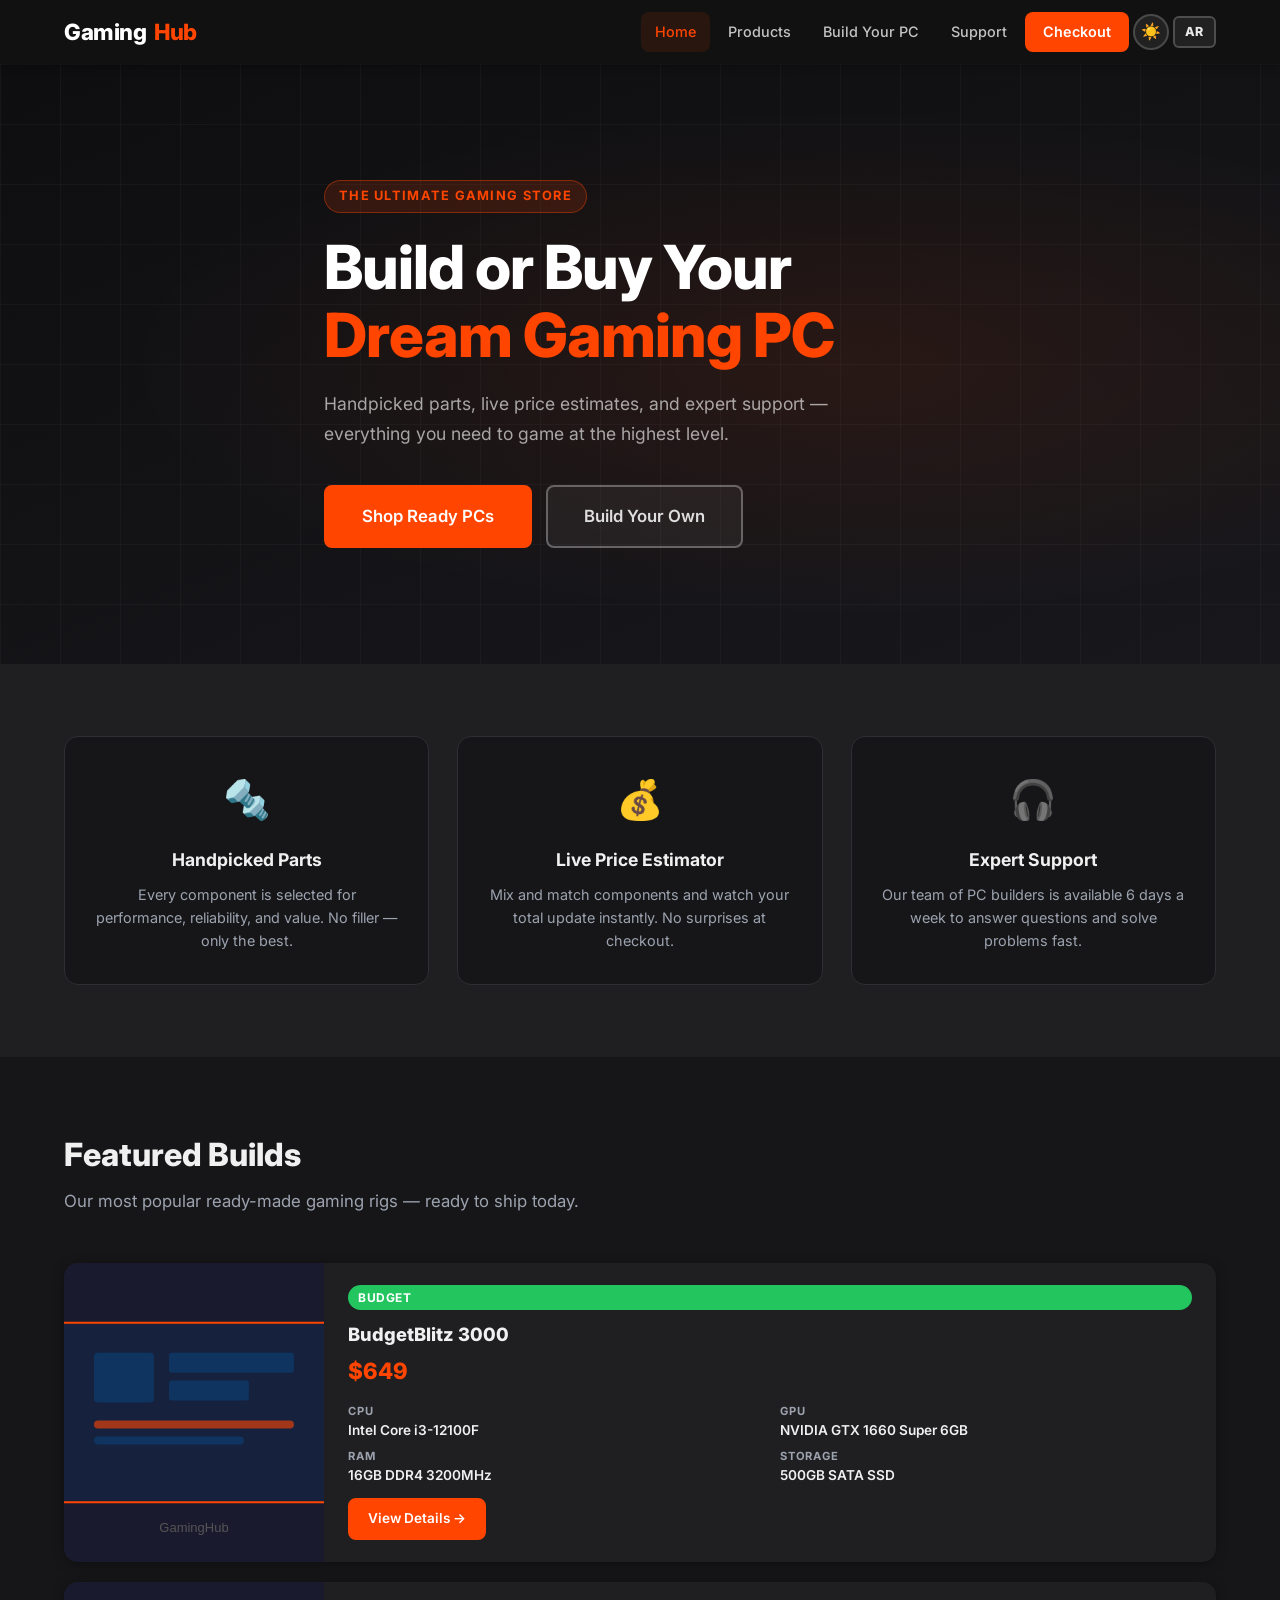
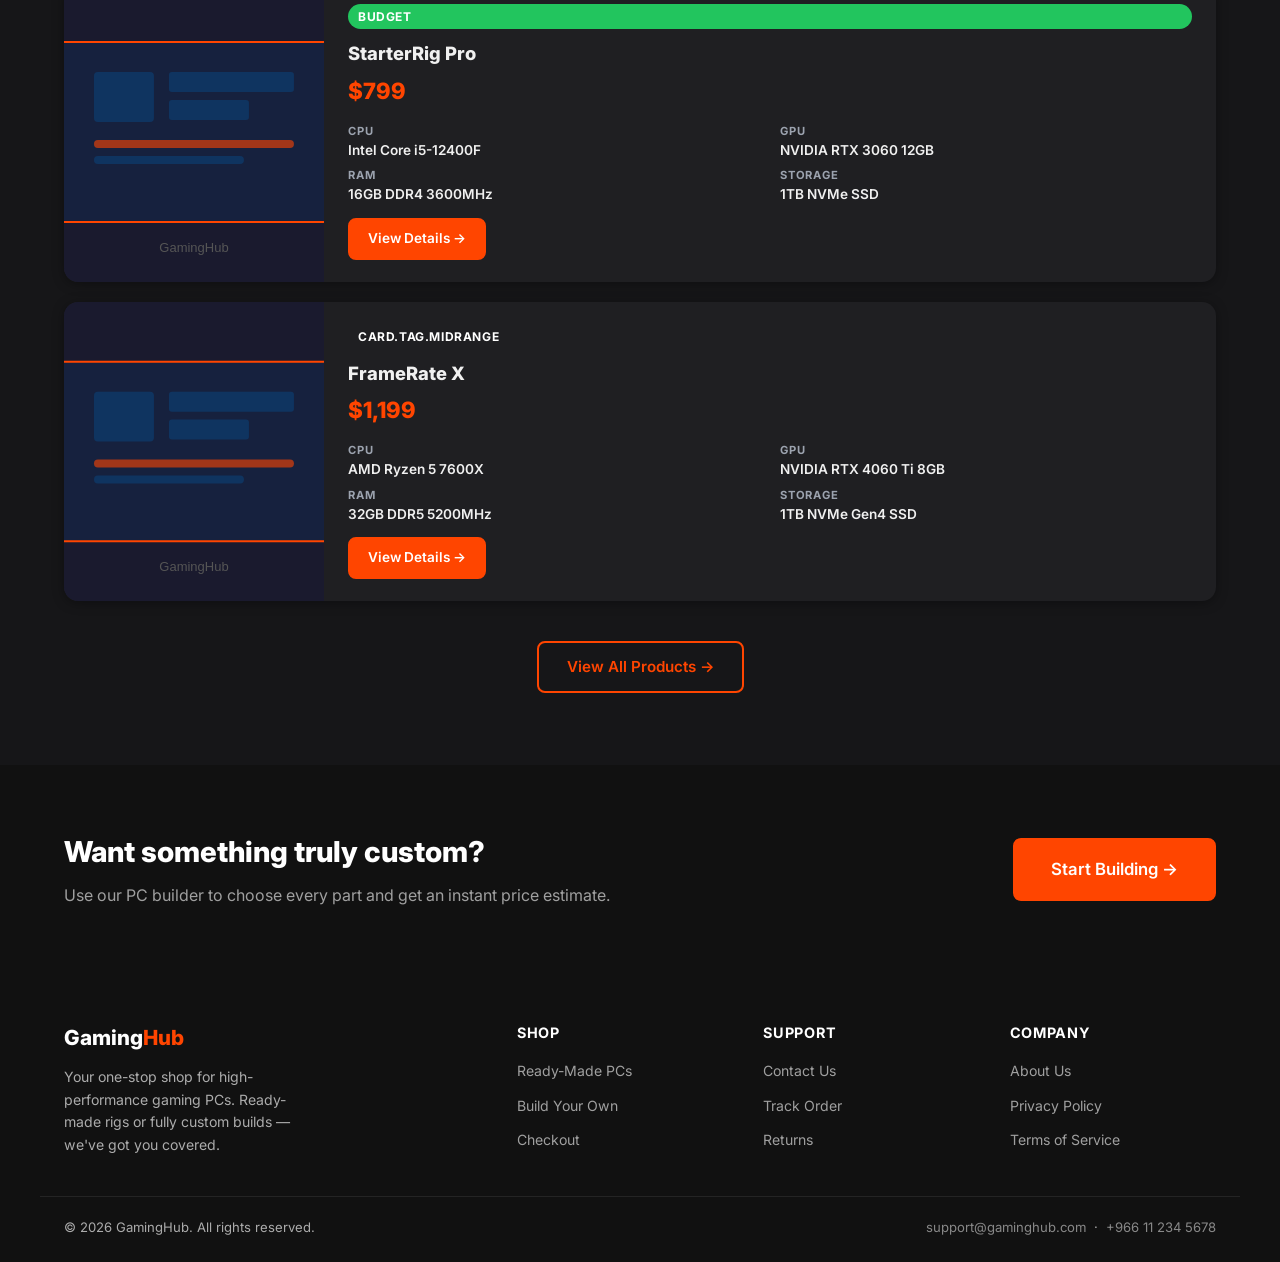
<file: index.html>
<!DOCTYPE html>
<html lang="en">
<head>
  <meta charset="UTF-8" />
  <meta name="viewport" content="width=device-width, initial-scale=1.0" />
  <title>GamingHub — Build or Buy Your Dream PC</title>
  <script>
    document.documentElement.setAttribute('data-theme', localStorage.getItem('gh-theme') || 'dark');
    const _l = localStorage.getItem('gh-lang') || 'en';
    document.documentElement.setAttribute('lang', _l);
    document.documentElement.setAttribute('dir', _l === 'ar' ? 'rtl' : 'ltr');
  </script>
  <link rel="stylesheet" href="css/style.css" />
  <link rel="stylesheet" href="css/nav.css" />
  <link rel="stylesheet" href="css/home.css" />
  <link rel="stylesheet" href="css/products.css" />
</head>
<body>

  <div id="navbar-placeholder"></div>

  <main>
    <!-- Hero -->
    <section class="hero">
      <div class="hero__overlay"></div>
      <div class="container hero__content">
        <span class="hero__label" data-i18n="home.label">The Ultimate Gaming Store</span>
        <h1 class="hero__title" data-i18n="home.title">Build or Buy Your<br><span class="hero__accent">Dream Gaming PC</span></h1>
        <p class="hero__sub" data-i18n="home.sub">Handpicked parts, live price estimates, and expert support — everything you need to game at the highest level.</p>
        <div class="hero__ctas">
          <a href="products.html" class="btn btn-primary btn-lg" data-i18n="home.cta.shop">Shop Ready PCs</a>
          <a href="build.html" class="btn btn-secondary btn-lg" data-i18n="home.cta.build">Build Your Own</a>
        </div>
      </div>
    </section>

    <!-- Features -->
    <section class="section section--alt">
      <div class="container">
        <div class="features-grid">
          <div class="feature-card">
            <div class="feature-icon">🔩</div>
            <h3 data-i18n="home.f1.title">Handpicked Parts</h3>
            <p data-i18n="home.f1.text">Every component is selected for performance, reliability, and value. No filler — only the best.</p>
          </div>
          <div class="feature-card">
            <div class="feature-icon">💰</div>
            <h3 data-i18n="home.f2.title">Live Price Estimator</h3>
            <p data-i18n="home.f2.text">Mix and match components and watch your total update instantly. No surprises at checkout.</p>
          </div>
          <div class="feature-card">
            <div class="feature-icon">🎧</div>
            <h3 data-i18n="home.f3.title">Expert Support</h3>
            <p data-i18n="home.f3.text">Our team of PC builders is available 6 days a week to answer questions and solve problems fast.</p>
          </div>
        </div>
      </div>
    </section>

    <!-- Featured Products -->
    <section class="section">
      <div class="container">
        <h2 class="section-title" data-i18n="home.featured.title">Featured Builds</h2>
        <p class="section-subtitle" data-i18n="home.featured.subtitle">Our most popular ready-made gaming rigs — ready to ship today.</p>
        <div class="product-grid" id="featured-products"></div>
        <div class="featured-cta">
          <a href="products.html" class="btn btn-outline-accent" data-i18n="home.featured.all">View All Products →</a>
        </div>
      </div>
    </section>

    <!-- CTA Banner -->
    <section class="section cta-banner">
      <div class="container cta-banner__inner">
        <div>
          <h2 data-i18n="home.cta.custom">Want something truly custom?</h2>
          <p data-i18n="home.cta.custom.sub">Use our PC builder to choose every part and get an instant price estimate.</p>
        </div>
        <a href="build.html" class="btn btn-primary btn-lg" data-i18n="home.cta.start">Start Building →</a>
      </div>
    </section>
  </main>

  <div id="footer-placeholder"></div>

  <script src="js/i18n.js"></script>
  <script src="js/products.js"></script>
  <script src="js/nav.js"></script>
  <script>
    function renderFeatured() {
      const featuredEl = document.getElementById('featured-products');
      if (!featuredEl || typeof PRODUCTS === 'undefined') return;
      featuredEl.innerHTML = PRODUCTS.slice(0, 3).map(buildFeaturedCard).join('');
    }

    renderFeatured();

    // Re-render when language changes
    window.onLangChange(function() {
      renderFeatured();
    });
  </script>
</body>
</html>
</file>
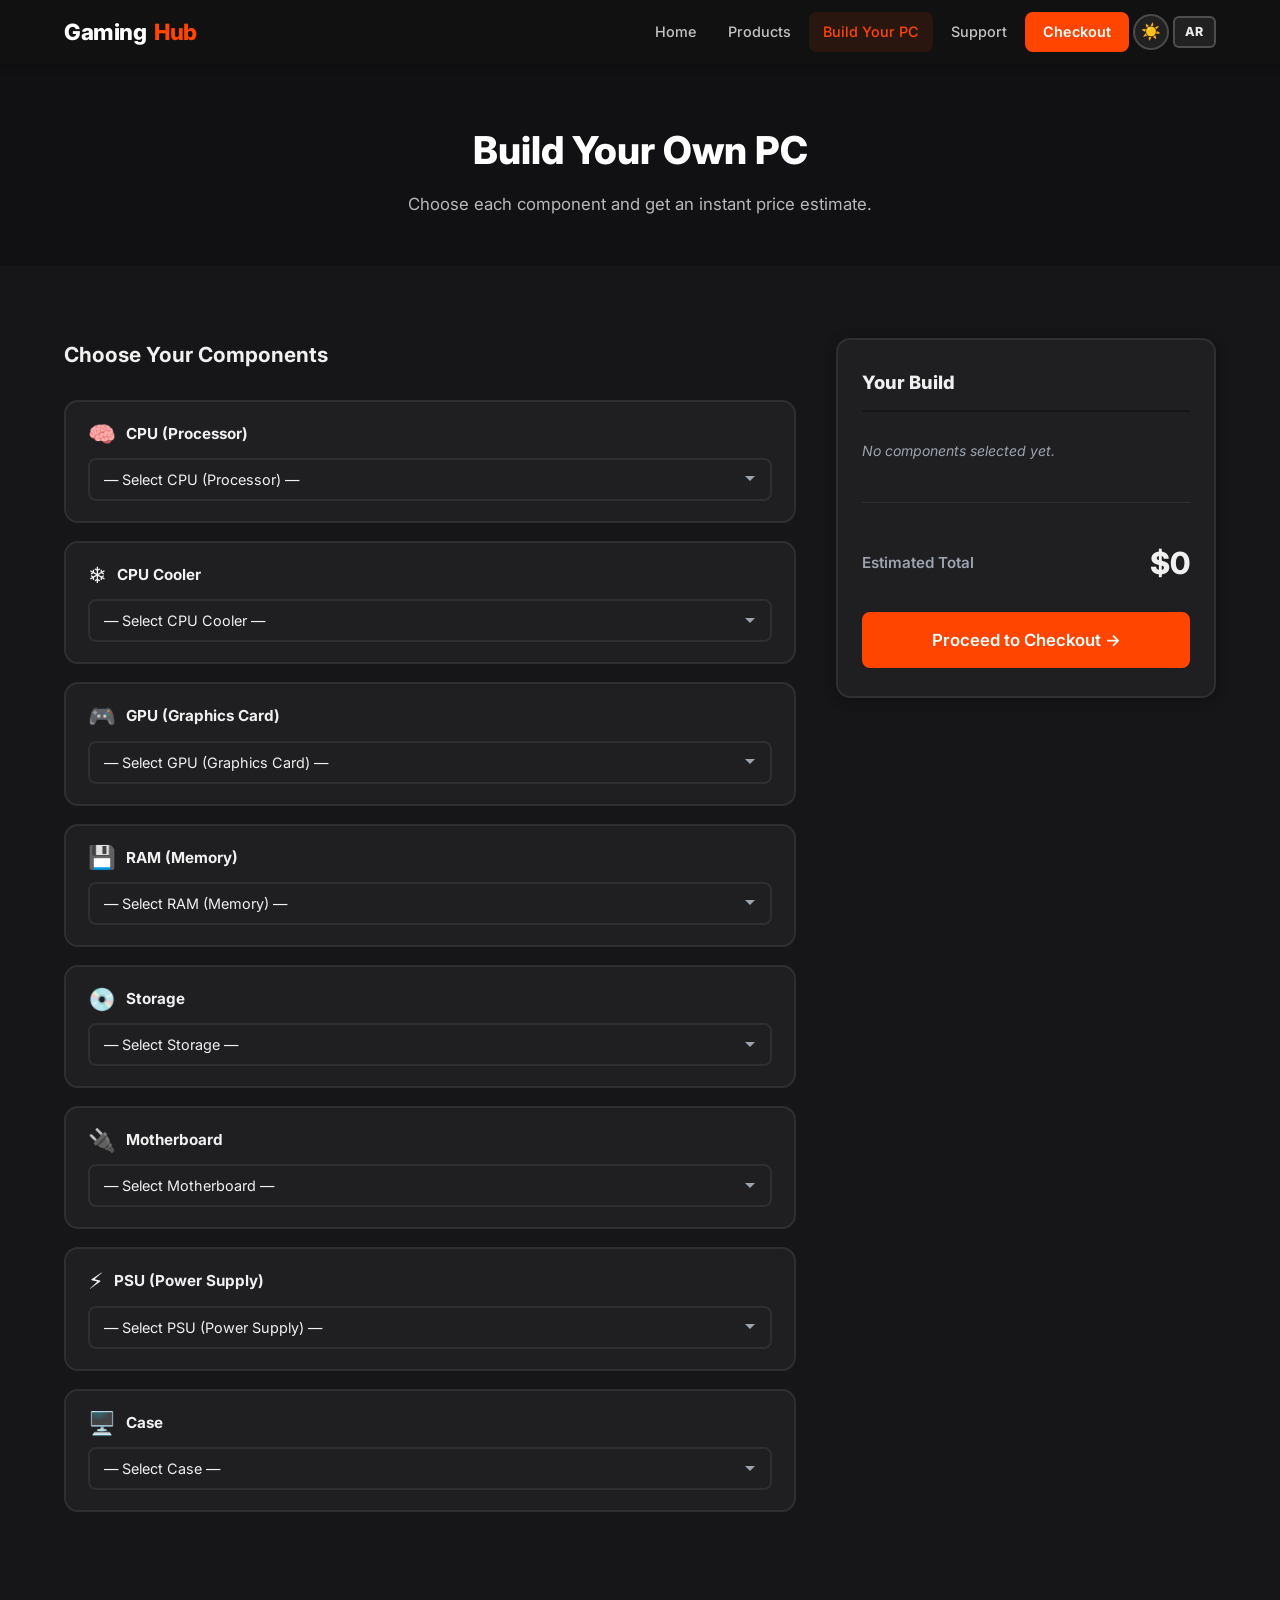
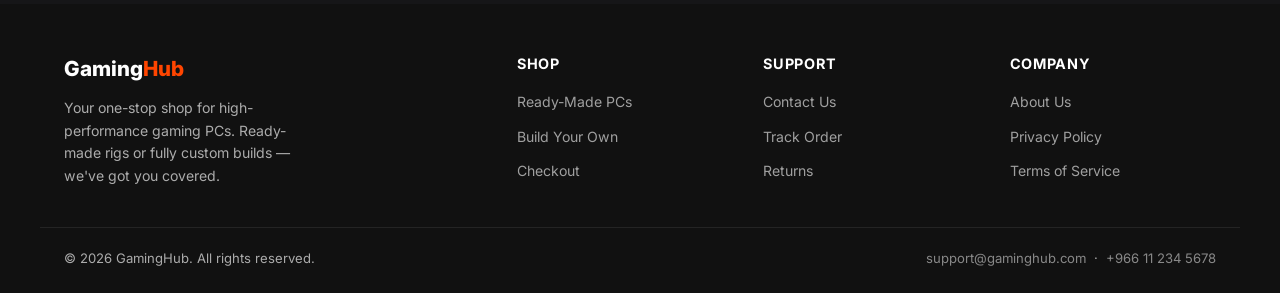
<file: build.html>
<!DOCTYPE html>
<html lang="en">
<head>
  <meta charset="UTF-8" />
  <meta name="viewport" content="width=device-width, initial-scale=1.0" />
  <title>GamingHub — Build Your Own PC</title>
  <script>
    document.documentElement.setAttribute('data-theme', localStorage.getItem('gh-theme') || 'dark');
    const _l = localStorage.getItem('gh-lang') || 'en';
    document.documentElement.setAttribute('lang', _l);
    document.documentElement.setAttribute('dir', _l === 'ar' ? 'rtl' : 'ltr');
  </script>
  <link rel="stylesheet" href="css/style.css" />
  <link rel="stylesheet" href="css/nav.css" />
  <link rel="stylesheet" href="css/build.css" />
</head>
<body>

  <div id="navbar-placeholder"></div>

  <main>
    <div class="page-header">
      <div class="container">
        <h1 data-i18n="build.h1">Build Your Own PC</h1>
        <p data-i18n="build.sub">Choose each component and get an instant price estimate.</p>
      </div>
    </div>

    <section class="section">
      <div class="container build-layout">

        <!-- Left: Component Pickers -->
        <div class="build-pickers">
          <h2 class="build-section-title" data-i18n="build.choose">Choose Your Components</h2>
          <div id="component-pickers"><!-- populated by JS --></div>

          <!-- Compatibility Panel (shown after selections) -->
          <div class="compat-panel" id="compat-panel"></div>
        </div>

        <!-- Right: Summary & Price -->
        <div class="build-sidebar">
          <div class="build-summary-card">
            <h3 class="summary-heading" data-i18n="build.your">Your Build</h3>
            <ul class="summary-list" id="summary-list">
              <li class="summary-empty">No components selected yet.</li>
            </ul>
            <hr class="divider" />
            <div class="summary-total">
              <span data-i18n="build.total">Estimated Total</span>
              <strong id="total-price">$0</strong>
            </div>
            <button class="btn btn-primary btn-lg" id="checkout-btn" style="width:100%;margin-top:20px" data-i18n="build.checkout">
              Proceed to Checkout →
            </button>
            <div class="missing-panel hidden" id="missing-panel"></div>
          </div>
        </div>

      </div>
    </section>
  </main>

  <div id="footer-placeholder"></div>

  <script src="js/i18n.js"></script>
  <script src="js/build.js"></script>
  <script src="js/nav.js"></script>
  <script>
    // Re-render build summary text when language changes
    window.onLangChange(function() {
      updateSummary();
    });
  </script>
</body>
</html>
</file>
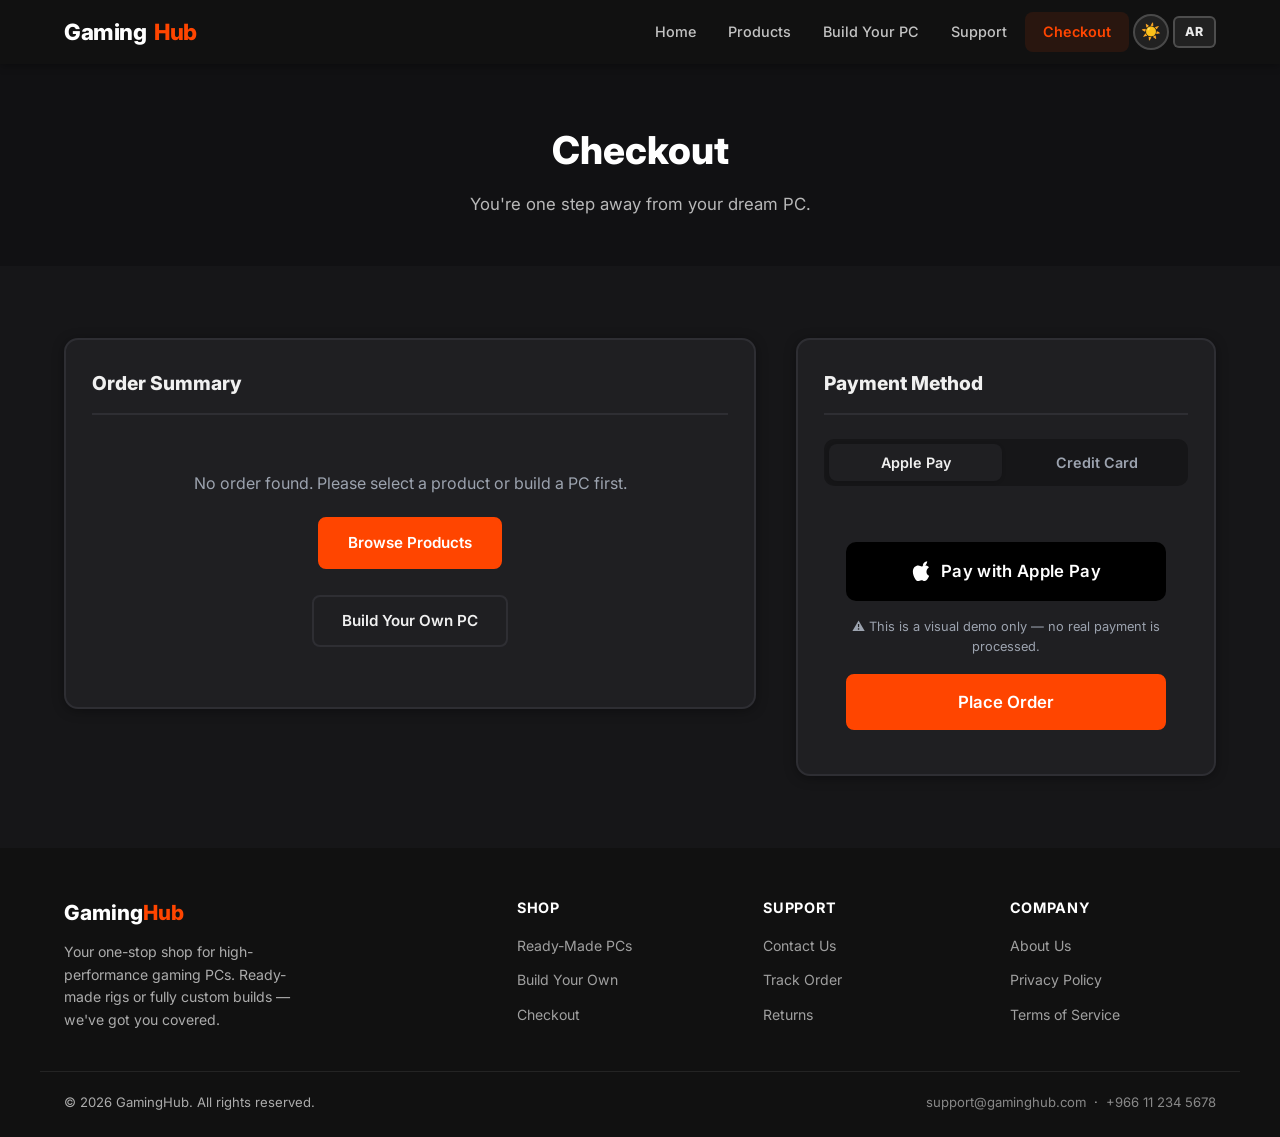
<file: checkout.html>
<!DOCTYPE html>
<html lang="en">
<head>
  <meta charset="UTF-8" />
  <meta name="viewport" content="width=device-width, initial-scale=1.0" />
  <title>GamingHub — Checkout</title>
  <script>
    document.documentElement.setAttribute('data-theme', localStorage.getItem('gh-theme') || 'dark');
    const _l = localStorage.getItem('gh-lang') || 'en';
    document.documentElement.setAttribute('lang', _l);
    document.documentElement.setAttribute('dir', _l === 'ar' ? 'rtl' : 'ltr');
  </script>
  <link rel="stylesheet" href="css/style.css" />
  <link rel="stylesheet" href="css/nav.css" />
  <link rel="stylesheet" href="css/checkout.css" />
</head>
<body>

  <div id="navbar-placeholder"></div>

  <main>
    <div class="page-header">
      <div class="container">
        <h1 data-i18n="checkout.h1">Checkout</h1>
        <p data-i18n="checkout.sub">You're one step away from your dream PC.</p>
      </div>
    </div>

    <section class="section">
      <div class="container checkout-layout">

        <!-- Left: Order Summary -->
        <div class="order-summary-panel">
          <h2 class="panel-title" data-i18n="checkout.order">Order Summary</h2>
          <div id="order-summary"><!-- populated by JS --></div>
        </div>

        <!-- Right: Payment -->
        <div class="payment-panel">
          <h2 class="panel-title" data-i18n="checkout.payment">Payment Method</h2>

          <!-- Tab Switcher -->
          <div class="payment-tabs">
            <button class="tab-btn active" data-tab="apple" data-i18n="checkout.apple">Apple Pay</button>
            <button class="tab-btn" data-tab="card" data-i18n="checkout.card">Credit Card</button>
          </div>

          <!-- Apple Pay Tab -->
          <div class="tab-content active" id="tab-apple">
            <div class="apple-pay-wrap">
              <div class="apple-pay-btn">
                <svg width="20" height="20" viewBox="0 0 814 1000" fill="white" xmlns="http://www.w3.org/2000/svg">
                  <path d="M788.1 340.9c-5.8 4.5-108.2 62.2-108.2 190.5 0 148.4 130.3 200.9 134.2 202.2-.6 3.2-20.7 71.9-68.7 141.9-42.8 61.6-87.5 123.1-155.5 123.1s-85.5-39.5-164-39.5c-76 0-103.7 40.8-165.9 40.8s-105-37.5-155.5-127.4C46 790.8 0 663.3 0 541.1c0-207.4 135.4-317.3 268.5-317.3 70.6 0 129.4 46.4 173.5 46.4 42.1 0 108.5-49.5 185.7-49.5 29.9 0 108.2 2.6 168.1 74.2zm-127.8-169.1c32.4-38.2 56-90.9 56-143.7 0-7.3-.6-14.6-1.9-20.7-53.4 2-116.8 35.7-155.5 83.3-29.9 34.5-58.2 87.2-58.2 140.6 0 8 1.3 16 1.9 18.3 3.2.6 8.4 1.3 13.6 1.3 47.8 0 109.5-32.5 144.1-79.1z"/>
                </svg>
                Pay with Apple Pay
              </div>
              <p class="demo-note" data-i18n="checkout.demo">⚠️ This is a visual demo only — no real payment is processed.</p>
              <button class="btn btn-primary btn-lg" id="apple-pay-order-btn" style="width:100%;max-width:320px" data-i18n="checkout.place">
                Place Order
              </button>
            </div>
          </div>

          <!-- Credit Card Tab -->
          <div class="tab-content" id="tab-card">
            <form id="card-form" novalidate>
              <div class="form-group">
                <label for="card-name"><span data-i18n="card.name">Name on Card</span></label>
                <input type="text" id="card-name" class="form-control" placeholder="John Smith" />
                <span class="field-error" id="err-card-name"></span>
              </div>
              <div class="form-group">
                <label for="card-number"><span data-i18n="card.number">Card Number</span></label>
                <input type="text" id="card-number" class="form-control" placeholder="1234 5678 9012 3456" maxlength="19" />
                <span class="field-error" id="err-card-number"></span>
              </div>
              <div class="card-row">
                <div class="form-group">
                  <label for="card-expiry"><span data-i18n="card.expiry">Expiry Date</span></label>
                  <input type="text" id="card-expiry" class="form-control" placeholder="MM / YY" maxlength="7" />
                  <span class="field-error" id="err-card-expiry"></span>
                </div>
                <div class="form-group">
                  <label for="card-cvv"><span data-i18n="card.cvv">CVV</span></label>
                  <input type="text" id="card-cvv" class="form-control" placeholder="123" maxlength="4" />
                  <span class="field-error" id="err-card-cvv"></span>
                </div>
              </div>
              <button type="submit" class="btn btn-primary btn-lg" style="width:100%" data-i18n="checkout.place">
                Place Order
              </button>
              <p class="demo-note" style="margin-top:12px" data-i18n="checkout.demo">⚠️ This is a visual demo — no real payment is processed.</p>
            </form>
          </div>

          <!-- Success Message -->
          <div class="success-banner hidden" id="success-message">
            <span class="success-icon">✅</span>
            <h3 data-i18n="checkout.success.h">Order Placed!</h3>
            <p data-i18n="checkout.success.p">Thank you for your order. We'll be in touch shortly with shipping details.</p>
            <a href="index.html" class="btn btn-primary" style="margin-top:20px" data-i18n="checkout.back">Back to Home</a>
          </div>

        </div>
      </div>
    </section>
  </main>

  <div id="footer-placeholder"></div>

  <script src="js/i18n.js"></script>
  <script src="js/checkout.js"></script>
  <script src="js/nav.js"></script>
  <script>
    // Re-render order summary when language changes
    window.onLangChange(function() {
      loadOrderSummary();
    });
  </script>
</body>
</html>
</file>
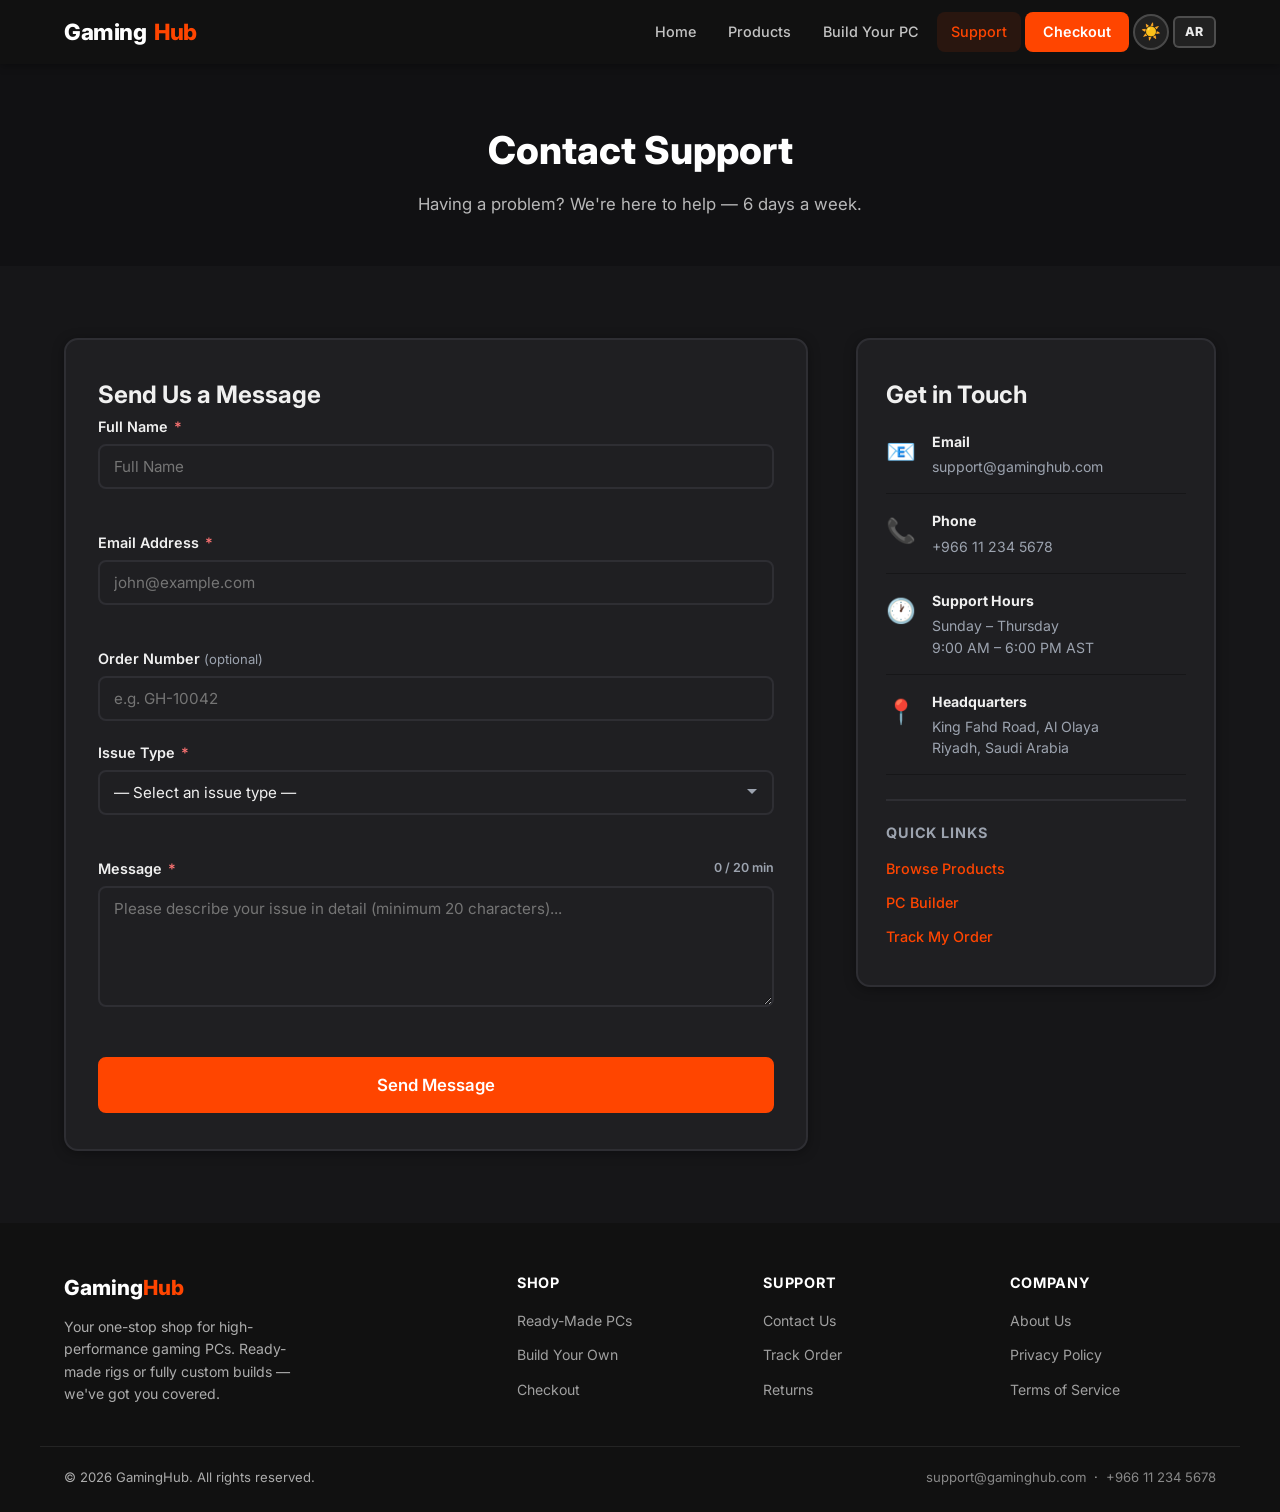
<file: contact.html>
<!DOCTYPE html>
<html lang="en">
<head>
  <meta charset="UTF-8" />
  <meta name="viewport" content="width=device-width, initial-scale=1.0" />
  <title>GamingHub — Contact Support</title>
  <script>
    document.documentElement.setAttribute('data-theme', localStorage.getItem('gh-theme') || 'dark');
    const _l = localStorage.getItem('gh-lang') || 'en';
    document.documentElement.setAttribute('lang', _l);
    document.documentElement.setAttribute('dir', _l === 'ar' ? 'rtl' : 'ltr');
  </script>
  <link rel="stylesheet" href="css/style.css" />
  <link rel="stylesheet" href="css/nav.css" />
  <link rel="stylesheet" href="css/contact.css" />
</head>
<body>

  <div id="navbar-placeholder"></div>

  <main>
    <div class="page-header">
      <div class="container">
        <h1 data-i18n="contact.h1">Contact Support</h1>
        <p data-i18n="contact.sub">Having a problem? We're here to help — 6 days a week.</p>
      </div>
    </div>

    <section class="section">
      <div class="container contact-layout">

        <!-- Left: Form -->
        <div class="contact-form-panel">
          <h2 class="panel-title" data-i18n="contact.form.h">Send Us a Message</h2>

          <form id="contact-form" novalidate>
            <div class="form-group">
              <label for="c-name"><span data-i18n="contact.name">Full Name</span> <span class="required">*</span></label>
              <input type="text" id="c-name" class="form-control" placeholder="John Smith"
                data-i18n-ph="contact.name" />
              <span class="field-error" id="err-name"></span>
            </div>

            <div class="form-group">
              <label for="c-email"><span data-i18n="contact.email">Email Address</span> <span class="required">*</span></label>
              <input type="email" id="c-email" class="form-control" placeholder="john@example.com" />
              <span class="field-error" id="err-email"></span>
            </div>

            <div class="form-group">
              <label for="c-order">
                <span data-i18n="contact.order">Order Number</span>
                <span class="optional" data-i18n="optional">(optional)</span>
              </label>
              <input type="text" id="c-order" class="form-control" placeholder="e.g. GH-10042"
                data-i18n-ph="contact.order.ph" />
            </div>

            <div class="form-group">
              <label for="c-issue"><span data-i18n="contact.issue">Issue Type</span> <span class="required">*</span></label>
              <select id="c-issue" class="form-control"
                data-i18n-select='{"":"contact.issue.default","order":"contact.issue.order","technical":"contact.issue.tech","billing":"contact.issue.billing","other":"contact.issue.other"}'>
                <option value="" data-i18n="contact.issue.default">— Select an issue type —</option>
                <option value="order"     data-i18n="contact.issue.order">Order Issue</option>
                <option value="technical" data-i18n="contact.issue.tech">Technical Problem</option>
                <option value="billing"   data-i18n="contact.issue.billing">Billing</option>
                <option value="other"     data-i18n="contact.issue.other">Other</option>
              </select>
              <span class="field-error" id="err-issue"></span>
            </div>

            <div class="form-group">
              <label for="c-message" style="display:flex;justify-content:space-between;align-items:center">
                <span><span data-i18n="contact.msg">Message</span> <span class="required">*</span></span>
                <span class="char-counter" id="msg-counter">0 / 20 min</span>
              </label>
              <textarea id="c-message" class="form-control" rows="5"
                placeholder="Please describe your issue in detail (minimum 20 characters)..."
                data-i18n-ph="contact.msg.ph"></textarea>
              <span class="field-error" id="err-message"></span>
            </div>

            <button type="submit" class="btn btn-primary btn-lg" style="width:100%" data-i18n="contact.send">
              Send Message
            </button>
          </form>

          <div class="success-banner hidden" id="contact-success">
            <span class="success-icon">✅</span>
            <h3 data-i18n="contact.success.h">Message Sent!</h3>
            <p data-i18n="contact.success.p">Your message has been received. We'll respond within 24 hours.</p>
          </div>
        </div>

        <!-- Right: Contact Info -->
        <div class="contact-info-panel">
          <h2 class="panel-title" data-i18n="contact.info.h">Get in Touch</h2>

          <div class="contact-info-item">
            <div class="contact-info-icon">📧</div>
            <div>
              <strong data-i18n="contact.email.label">Email</strong>
              <p>support@gaminghub.com</p>
            </div>
          </div>

          <div class="contact-info-item">
            <div class="contact-info-icon">📞</div>
            <div>
              <strong data-i18n="contact.phone.label">Phone</strong>
              <p dir="ltr">+966 11 234 5678</p>
            </div>
          </div>

          <div class="contact-info-item">
            <div class="contact-info-icon">🕐</div>
            <div>
              <strong data-i18n="contact.hours.label">Support Hours</strong>
              <p data-i18n="contact.hours.val">Sunday – Thursday<br>9:00 AM – 6:00 PM AST</p>
            </div>
          </div>

          <div class="contact-info-item">
            <div class="contact-info-icon">📍</div>
            <div>
              <strong data-i18n="contact.hq.label">Headquarters</strong>
              <p data-i18n="contact.hq.val">King Fahd Road, Al Olaya<br>Riyadh, Saudi Arabia</p>
            </div>
          </div>

          <div class="contact-faq">
            <h3 data-i18n="contact.links.h">Quick Links</h3>
            <ul>
              <li><a href="products.html" data-i18n="contact.links.browse">Browse Products</a></li>
              <li><a href="build.html"    data-i18n="contact.links.builder">PC Builder</a></li>
              <li><a href="checkout.html" data-i18n="contact.links.track">Track My Order</a></li>
            </ul>
          </div>
        </div>

      </div>
    </section>
  </main>

  <div id="footer-placeholder"></div>

  <script src="js/i18n.js"></script>
  <script src="js/contact.js"></script>
  <script src="js/nav.js"></script>
</body>
</html>
</file>
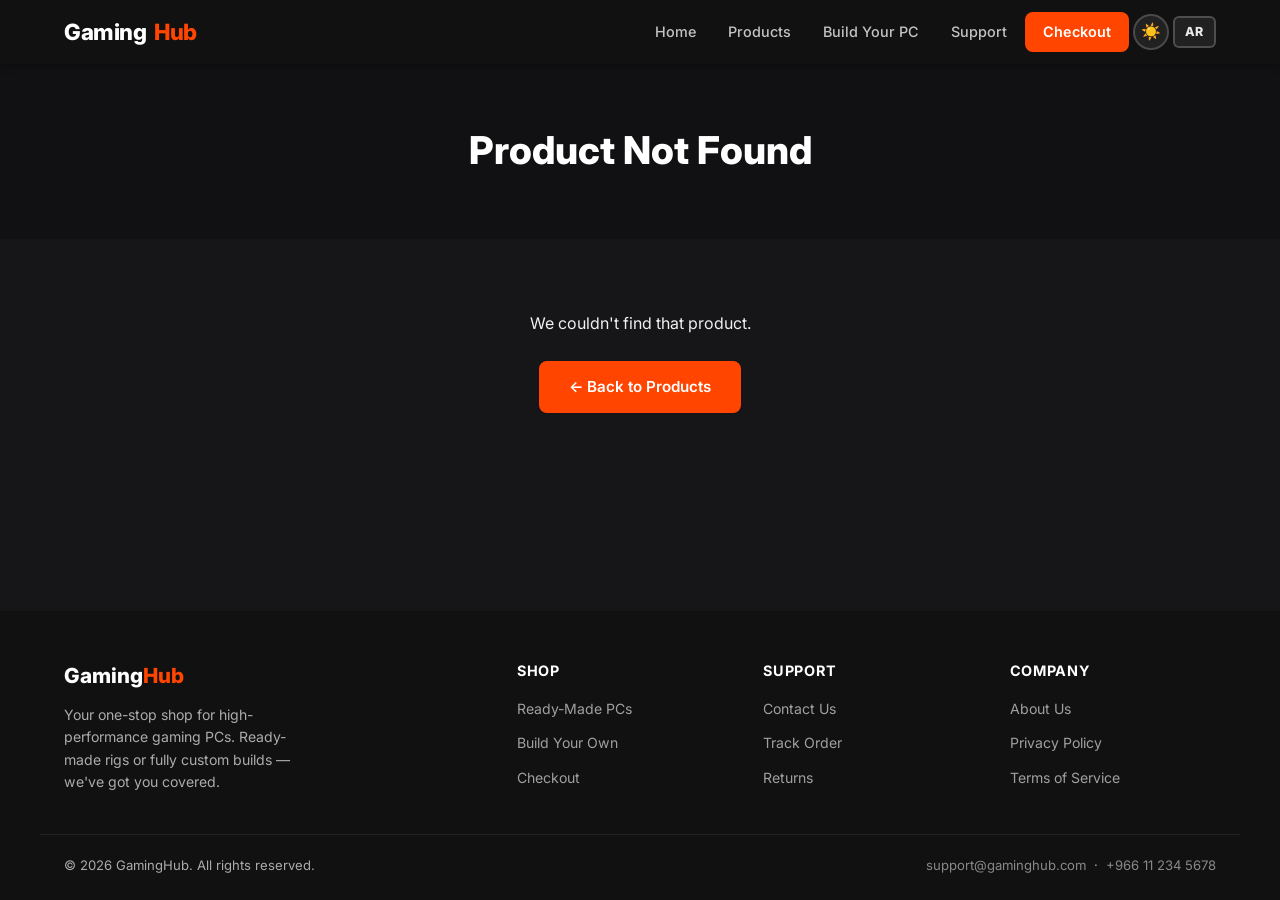
<file: product-detail.html>
<!DOCTYPE html>
<html lang="en">
<head>
  <meta charset="UTF-8" />
  <meta name="viewport" content="width=device-width, initial-scale=1.0" />
  <title>GamingHub — Product Detail</title>
  <script>
    document.documentElement.setAttribute('data-theme', localStorage.getItem('gh-theme') || 'dark');
    const _l = localStorage.getItem('gh-lang') || 'en';
    document.documentElement.setAttribute('lang', _l);
    document.documentElement.setAttribute('dir', _l === 'ar' ? 'rtl' : 'ltr');
  </script>
  <link rel="stylesheet" href="css/style.css" />
  <link rel="stylesheet" href="css/nav.css" />
  <link rel="stylesheet" href="css/products.css" />
</head>
<body>

  <div id="navbar-placeholder"></div>

  <main>
    <div id="detail-content"><!-- populated by JS --></div>
  </main>

  <div id="footer-placeholder"></div>

  <script src="js/i18n.js"></script>
  <script src="js/products.js"></script>
  <script src="js/nav.js"></script>
  <script>
    const _params  = new URLSearchParams(window.location.search);
    const _pid     = parseInt(_params.get('id'), 10);
    const _product = PRODUCTS.find(p => p.id === _pid);

    function renderDetail() {
      const el = document.getElementById('detail-content');
      if (!el) return;

      if (!_product) {
        el.innerHTML = `
          <div class="page-header">
            <div class="container"><h1>${t('detail.notfound.h')}</h1></div>
          </div>
          <section class="section">
            <div class="container" style="text-align:center">
              <p style="margin-bottom:24px">${t('detail.notfound.p')}</p>
              <a href="products.html" class="btn btn-primary">${t('detail.notfound.btn')}</a>
            </div>
          </section>`;
        return;
      }

      document.title = `GamingHub — ${_product.name}`;

      const specs = Object.entries(_product.specs).map(([k,v]) =>
        `<tr><td class="spec-key">${k}</td><td class="spec-val">${v}</td></tr>`
      ).join('');

      const tagKey = 'card.tag.' + _product.tag.toLowerCase().replace('-','');
      el.innerHTML = `
        <div class="page-header">
          <div class="container">
            <span class="badge badge--${_product.tag.toLowerCase().replace('-','')}">${t(tagKey)}</span>
            <h1 style="margin-top:10px">${_product.name}</h1>
          </div>
        </div>
        <section class="section">
          <div class="container detail-grid">
            <div class="detail-image-wrap">
              <img src="${_product.image}" alt="${_product.name}" class="detail-image" onerror="this.src='assets/images/placeholder.svg'" />
            </div>
            <div class="detail-info">
              <div class="detail-price">$${_product.price.toLocaleString()}</div>
              <p class="detail-desc">${getDesc(_product)}</p>
              <table class="specs-table">
                <thead><tr><th colspan="2">${t('detail.specs')}</th></tr></thead>
                <tbody>${specs}</tbody>
              </table>
              <div class="detail-actions">
                <button class="btn btn-primary btn-lg" onclick="buyNow(${_product.id})">
                  ${t('detail.buy')} — $${_product.price.toLocaleString()}
                </button>
                <a href="products.html" class="btn btn-secondary">${t('detail.back')}</a>
              </div>
            </div>
          </div>
        </section>`;
    }

    renderDetail();

    // Re-render when language changes
    window.onLangChange(function() {
      renderDetail();
    });

    function buyNow(id) {
      const product = PRODUCTS.find(p => p.id === id);
      sessionStorage.setItem('order', JSON.stringify({
        type: 'ready',
        name: product.name,
        price: product.price,
        items: Object.entries(product.specs).map(([k,v]) => ({ label: k, value: v }))
      }));
      window.location.href = 'checkout.html';
    }
  </script>
</body>
</html>
</file>
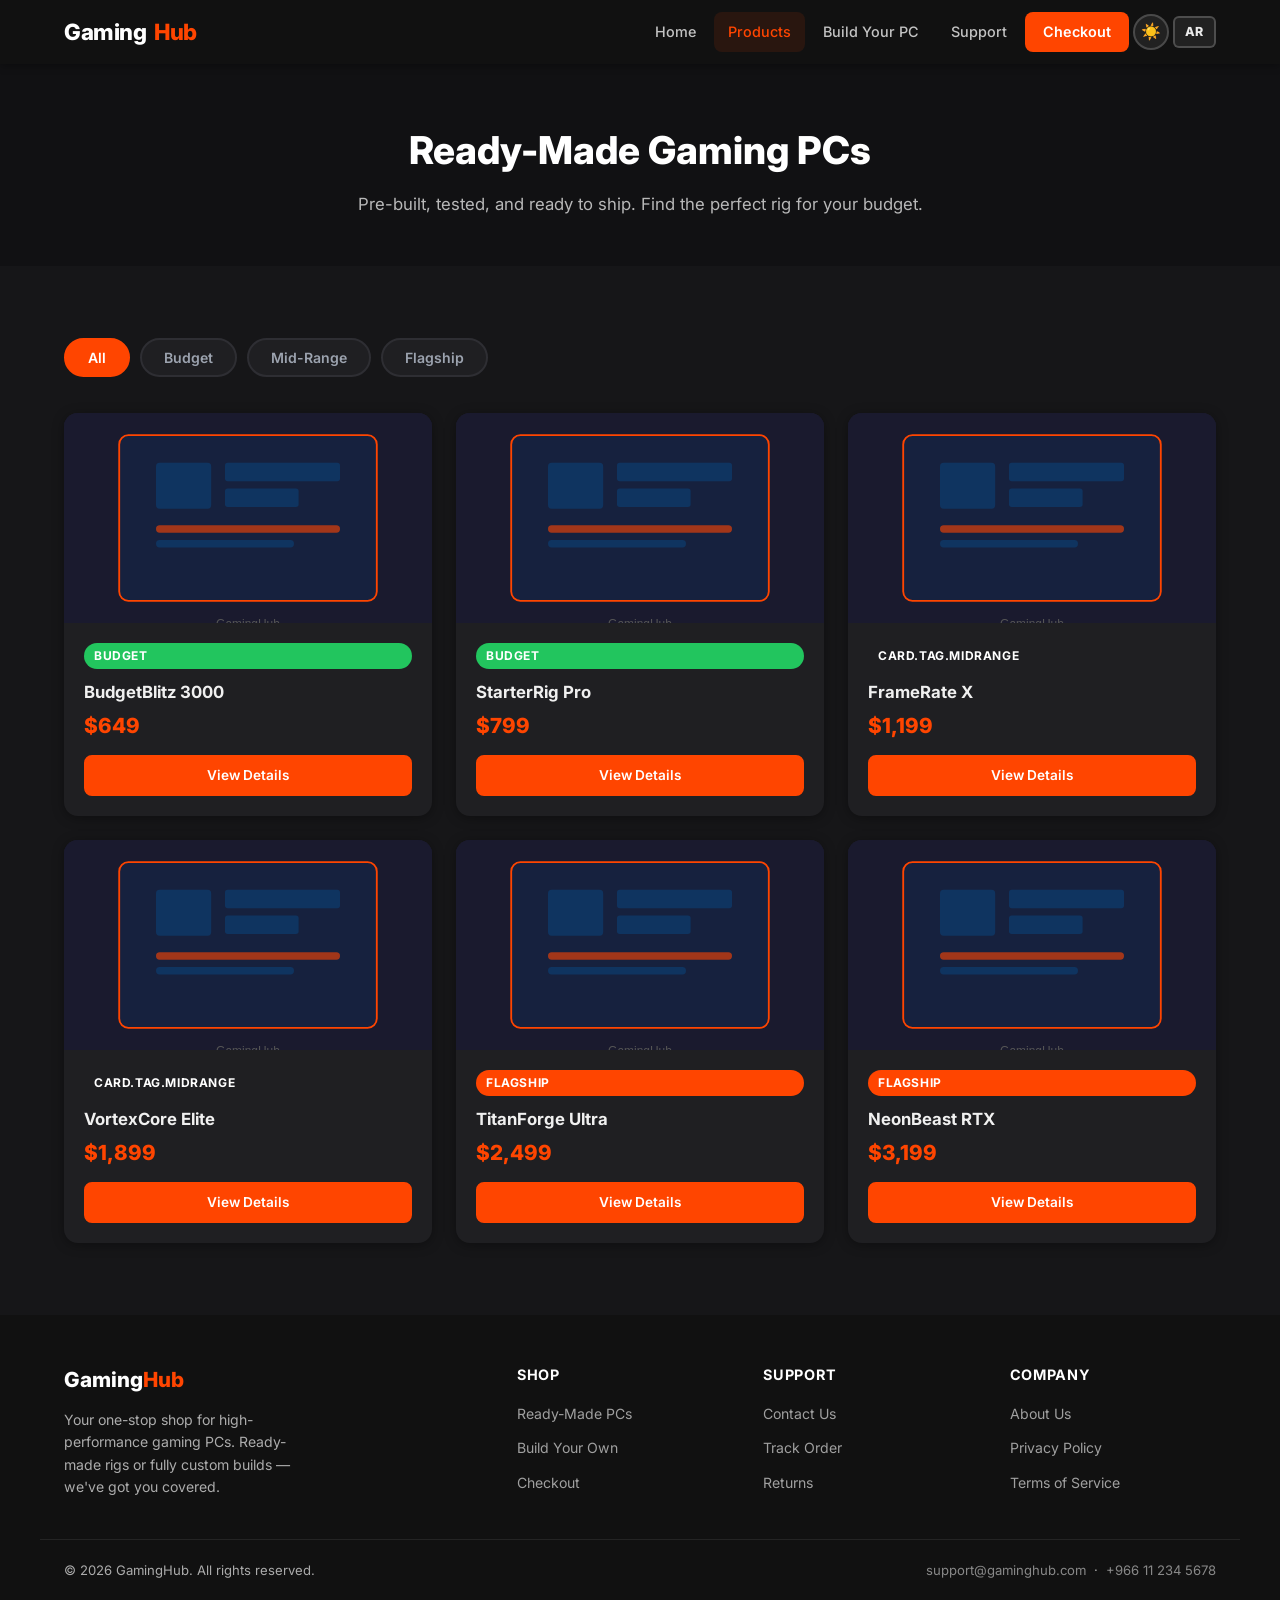
<file: products.html>
<!DOCTYPE html>
<html lang="en">
<head>
  <meta charset="UTF-8" />
  <meta name="viewport" content="width=device-width, initial-scale=1.0" />
  <title>GamingHub — Ready-Made PCs</title>
  <script>
    document.documentElement.setAttribute('data-theme', localStorage.getItem('gh-theme') || 'dark');
    const _l = localStorage.getItem('gh-lang') || 'en';
    document.documentElement.setAttribute('lang', _l);
    document.documentElement.setAttribute('dir', _l === 'ar' ? 'rtl' : 'ltr');
  </script>
  <link rel="stylesheet" href="css/style.css" />
  <link rel="stylesheet" href="css/nav.css" />
  <link rel="stylesheet" href="css/products.css" />
</head>
<body>

  <div id="navbar-placeholder"></div>

  <main>
    <div class="page-header">
      <div class="container">
        <h1 data-i18n="products.h1">Ready-Made Gaming PCs</h1>
        <p data-i18n="products.sub">Pre-built, tested, and ready to ship. Find the perfect rig for your budget.</p>
      </div>
    </div>

    <section class="section">
      <div class="container">
        <!-- Filters -->
        <div class="filter-bar">
          <button class="filter-btn active" data-filter="all" data-i18n="filter.all">All</button>
          <button class="filter-btn" data-filter="Budget" data-i18n="filter.budget">Budget</button>
          <button class="filter-btn" data-filter="Mid-Range" data-i18n="filter.mid">Mid-Range</button>
          <button class="filter-btn" data-filter="Flagship" data-i18n="filter.flagship">Flagship</button>
        </div>

        <!-- Product Grid -->
        <div class="product-grid" id="product-grid"></div>
      </div>
    </section>
  </main>

  <div id="footer-placeholder"></div>

  <script src="js/i18n.js"></script>
  <script src="js/products.js"></script>
  <script src="js/nav.js"></script>
  <script>
    // Track active filter so re-renders preserve it
    let _activeFilter = 'all';

    function renderAndFilter() {
      renderProductGrid('product-grid');
      if (_activeFilter !== 'all') {
        document.querySelectorAll('.product-card').forEach(card => {
          card.style.display = card.dataset.tag === _activeFilter ? '' : 'none';
        });
      }
    }

    renderAndFilter();

    // Filter buttons
    document.querySelectorAll('.filter-btn').forEach(btn => {
      btn.addEventListener('click', () => {
        document.querySelectorAll('.filter-btn').forEach(b => b.classList.remove('active'));
        btn.classList.add('active');
        _activeFilter = btn.dataset.filter;
        const cards = document.querySelectorAll('.product-card');
        cards.forEach(card => {
          const match = _activeFilter === 'all' || card.dataset.tag === _activeFilter;
          card.style.display = match ? '' : 'none';
        });
      });
    });

    // Re-render cards when language changes
    window.onLangChange(function() {
      renderAndFilter();
    });
  </script>
</body>
</html>
</file>
<file: css/style.css>
/* ===================================================
   GLOBAL STYLES — Gaming PC Store
   =================================================== */

/* Google Fonts */
@import url('https://fonts.googleapis.com/css2?family=Inter:wght@400;500;600;700;800&display=swap');

/* ---------------------------------------------------
   CSS Custom Properties
   --------------------------------------------------- */
/* ── Dark mode (default) ── */
:root,
[data-theme="dark"] {
  --bg:           #161618;
  --surface:      #1f1f22;
  --surface-alt:  #2a2a2e;
  --accent:       #FF4500;
  --accent-dark:  #CC3700;
  --accent-hover: #FF5722;
  --text:         #F0F0F0;
  --text-muted:   #9CA3AF;
  --border:       #2e2e33;
  --success:      #22c55e;
  --error:        #f87171;
  --tag-budget:   #22c55e;
  --tag-mid:      #3b82f6;
  --tag-flagship: #FF4500;

  --radius:       8px;
  --radius-lg:    14px;
  --shadow:       0 2px 12px rgba(0,0,0,0.35);
  --shadow-hover: 0 6px 24px rgba(0,0,0,0.55);
  --max-width:    1200px;
  --font:         'Inter', system-ui, -apple-system, sans-serif;
  --transition:   0.2s ease;

  /* hero-specific */
  --hero-bg:        #0e0e10;
  --hero-bg2:       #18181c;
  --hero-text:      #ffffff;
  --hero-sub:       rgba(255,255,255,0.62);
  --page-header-bg: #111113;
}

/* ── Light mode ── */
[data-theme="light"] {
  --bg:           #F5F5F5;
  --surface:      #FFFFFF;
  --surface-alt:  #EFEFEF;
  --accent:       #FF4500;
  --accent-dark:  #CC3700;
  --accent-hover: #FF5722;
  --text:         #111111;
  --text-muted:   #555555;
  --border:       #DDDDDD;
  --success:      #1A9E5A;
  --error:        #D32F2F;
  --tag-budget:   #1A9E5A;
  --tag-mid:      #1565C0;
  --tag-flagship: #FF4500;

  --radius:       8px;
  --radius-lg:    14px;
  --shadow:       0 2px 12px rgba(0,0,0,0.08);
  --shadow-hover: 0 6px 24px rgba(0,0,0,0.14);
  --max-width:    1200px;
  --font:         'Inter', system-ui, -apple-system, sans-serif;
  --transition:   0.2s ease;

  /* hero-specific */
  --hero-bg:        #1a1a2e;
  --hero-bg2:       #16213e;
  --hero-text:      #ffffff;
  --hero-sub:       rgba(255,255,255,0.72);
  --page-header-bg: #111111;
}

/* ---------------------------------------------------
   Reset & Base
   --------------------------------------------------- */
*, *::before, *::after {
  box-sizing: border-box;
  margin: 0;
  padding: 0;
}

html {
  font-size: 16px;
  scroll-behavior: smooth;
}

body {
  font-family: var(--font);
  background: var(--bg);
  color: var(--text);
  line-height: 1.6;
  min-height: 100vh;
  display: flex;
  flex-direction: column;
  transition: background 0.3s ease, color 0.3s ease;
}

main {
  flex: 1;
}

img {
  max-width: 100%;
  display: block;
}

a {
  color: var(--accent);
  text-decoration: none;
  transition: color var(--transition);
}

a:hover {
  color: var(--accent-hover);
}

ul, ol {
  list-style: none;
}

/* ---------------------------------------------------
   Layout Utilities
   --------------------------------------------------- */
.container {
  width: 100%;
  max-width: var(--max-width);
  margin-inline: auto;
  padding-inline: 24px;
}

.section {
  padding-block: 72px;
}

.section--alt {
  background: var(--surface);
}

.section-title {
  font-size: 2rem;
  font-weight: 800;
  color: var(--text);
  margin-bottom: 8px;
}

.section-subtitle {
  font-size: 1.05rem;
  color: var(--text-muted);
  margin-bottom: 48px;
}

/* ---------------------------------------------------
   Buttons
   --------------------------------------------------- */
.btn {
  display: inline-flex;
  align-items: center;
  justify-content: center;
  gap: 8px;
  padding: 12px 28px;
  border-radius: var(--radius);
  font-family: var(--font);
  font-size: 0.95rem;
  font-weight: 600;
  cursor: pointer;
  border: 2px solid transparent;
  transition: background var(--transition), border-color var(--transition),
              color var(--transition), box-shadow var(--transition), transform var(--transition);
  white-space: nowrap;
  text-decoration: none;
}

.btn:hover {
  transform: translateY(-1px);
}

.btn:active {
  transform: translateY(0);
}

.btn-primary {
  background: var(--accent);
  color: #fff;
  border-color: var(--accent);
}

.btn-primary:hover {
  background: var(--accent-dark);
  border-color: var(--accent-dark);
  color: #fff;
  box-shadow: 0 4px 16px rgba(255, 69, 0, 0.35);
}

.btn-secondary {
  background: transparent;
  color: var(--text);
  border-color: var(--border);
}

.btn-secondary:hover {
  background: var(--surface);
  border-color: var(--text);
  color: var(--text);
}

.btn-outline-accent {
  background: transparent;
  color: var(--accent);
  border-color: var(--accent);
}

.btn-outline-accent:hover {
  background: var(--accent);
  color: #fff;
}

.btn-lg {
  padding: 16px 36px;
  font-size: 1.05rem;
}

.btn-sm {
  padding: 8px 18px;
  font-size: 0.85rem;
}

.btn:disabled {
  opacity: 0.5;
  pointer-events: none;
}

/* ---------------------------------------------------
   Form Elements
   --------------------------------------------------- */
.form-group {
  margin-bottom: 20px;
}

.form-group label {
  display: block;
  font-weight: 600;
  font-size: 0.9rem;
  margin-bottom: 6px;
  color: var(--text);
}

.form-control {
  width: 100%;
  padding: 11px 14px;
  border: 2px solid var(--border);
  border-radius: var(--radius);
  font-family: var(--font);
  font-size: 0.95rem;
  color: var(--text);
  background: var(--surface);
  transition: border-color var(--transition), box-shadow var(--transition);
  outline: none;
  appearance: none;
}

.form-control:focus {
  border-color: var(--accent);
  box-shadow: 0 0 0 3px rgba(255, 69, 0, 0.12);
}

.form-control.error {
  border-color: var(--error);
  box-shadow: 0 0 0 3px rgba(211, 47, 47, 0.1);
}

.field-error {
  display: block;
  font-size: 0.8rem;
  color: var(--error);
  margin-top: 4px;
  min-height: 18px;
}

select.form-control {
  background-image: url("data:image/svg+xml,%3Csvg xmlns='http://www.w3.org/2000/svg' width='12' height='8' viewBox='0 0 12 8'%3E%3Cpath fill='%239CA3AF' d='M1 1l5 5 5-5'/%3E%3C/svg%3E");
  background-repeat: no-repeat;
  background-position: right 14px center;
  padding-right: 40px;
}

[data-theme="light"] select.form-control {
  background-image: url("data:image/svg+xml,%3Csvg xmlns='http://www.w3.org/2000/svg' width='12' height='8' viewBox='0 0 12 8'%3E%3Cpath fill='%23555555' d='M1 1l5 5 5-5'/%3E%3C/svg%3E");
}

/* ---------------------------------------------------
   Cards
   --------------------------------------------------- */
.card {
  background: var(--surface);
  border-radius: var(--radius-lg);
  box-shadow: var(--shadow);
  overflow: hidden;
  transition: box-shadow var(--transition), transform var(--transition);
}

.card:hover {
  box-shadow: var(--shadow-hover);
  transform: translateY(-3px);
}

/* ---------------------------------------------------
   Badge / Tag
   --------------------------------------------------- */
.badge {
  display: inline-block;
  padding: 3px 10px;
  border-radius: 20px;
  font-size: 0.75rem;
  font-weight: 700;
  text-transform: uppercase;
  letter-spacing: 0.05em;
  color: #fff;
}

.badge--budget   { background: var(--tag-budget); }
.badge--mid      { background: var(--tag-mid); }
.badge--flagship { background: var(--tag-flagship); }

/* ---------------------------------------------------
   Page Header (inner pages)
   --------------------------------------------------- */
.page-header {
  background: var(--page-header-bg);
  color: #fff;
  padding-block: 56px 48px;
  text-align: center;
}

.page-header h1 {
  font-size: 2.4rem;
  font-weight: 800;
  margin-bottom: 10px;
}

.page-header p {
  font-size: 1.05rem;
  color: rgba(255,255,255,0.7);
}

/* ---------------------------------------------------
   Divider
   --------------------------------------------------- */
.divider {
  border: none;
  border-top: 1px solid var(--border);
  margin-block: 32px;
}

/* ---------------------------------------------------
   Success Banner
   --------------------------------------------------- */
.success-banner {
  background: rgba(34, 197, 94, 0.1);
  border: 2px solid var(--success);
  border-radius: var(--radius-lg);
  padding: 32px;
  text-align: center;
}

[data-theme="light"] .success-banner {
  background: #E8F5E9;
}

.success-banner .success-icon {
  font-size: 3rem;
  display: block;
  margin-bottom: 12px;
}

.success-banner h3 {
  font-size: 1.5rem;
  font-weight: 700;
  color: var(--success);
  margin-bottom: 8px;
}

.success-banner p {
  color: var(--text-muted);
}

/* ---------------------------------------------------
   Responsive helpers
   --------------------------------------------------- */
.hidden { display: none !important; }

@media (max-width: 768px) {
  .section { padding-block: 48px; }
  .section-title { font-size: 1.6rem; }
  .page-header h1 { font-size: 1.8rem; }
}

/* ---------------------------------------------------
   RTL global layout support
   --------------------------------------------------- */
[dir="rtl"] .container {
  text-align: right;
}

[dir="rtl"] .section-title,
[dir="rtl"] .section-subtitle {
  text-align: right;
}

[dir="rtl"] .btn {
  direction: rtl;
}

[dir="rtl"] .form-group label {
  text-align: right;
}

[dir="rtl"] .form-control {
  text-align: right;
  direction: rtl;
}

[dir="rtl"] .field-error {
  text-align: right;
}

[dir="rtl"] .page-header {
  direction: rtl;
}
</file>
<file: css/nav.css>
/* ===================================================
   NAV & FOOTER STYLES
   =================================================== */

/* ---------------------------------------------------
   Navbar
   --------------------------------------------------- */
.navbar {
  position: sticky;
  top: 0;
  z-index: 1000;
  background: #111111;
  box-shadow: 0 2px 8px rgba(0,0,0,0.3);
}

.navbar__inner {
  display: flex;
  align-items: center;
  justify-content: space-between;
  height: 64px;
  max-width: var(--max-width);
  margin-inline: auto;
  padding-inline: 24px;
}

/* Logo */
.navbar__logo {
  font-size: 1.4rem;
  font-weight: 800;
  color: #fff;
  text-decoration: none;
  letter-spacing: -0.5px;
  display: flex;
  align-items: center;
  gap: 8px;
  direction: ltr;
  unicode-bidi: embed;
}

.navbar__logo span {
  color: var(--accent);
}

/* Nav links */
.navbar__links {
  display: flex;
  align-items: center;
  gap: 4px;
}

.navbar__links a {
  color: rgba(255,255,255,0.75);
  text-decoration: none;
  font-size: 0.9rem;
  font-weight: 500;
  padding: 8px 14px;
  border-radius: var(--radius);
  transition: color var(--transition), background var(--transition);
}

.navbar__links a:hover {
  color: #fff;
  background: rgba(255,255,255,0.08);
}

.navbar__links a.active {
  color: var(--accent);
  background: rgba(255, 69, 0, 0.1);
}

/* CTA button in nav */
.navbar__links .nav-cta {
  background: var(--accent);
  color: #fff;
  padding: 8px 18px;
  border-radius: var(--radius);
  font-weight: 600;
}

.navbar__links .nav-cta:hover {
  background: var(--accent-dark);
  color: #fff;
}

/* Hamburger */
.navbar__hamburger {
  display: none;
  flex-direction: column;
  gap: 5px;
  cursor: pointer;
  padding: 6px;
  background: none;
  border: none;
}

.navbar__hamburger span {
  display: block;
  width: 24px;
  height: 2px;
  background: #fff;
  border-radius: 2px;
  transition: all 0.25s ease;
}

.navbar__hamburger.open span:nth-child(1) {
  transform: translateY(7px) rotate(45deg);
}
.navbar__hamburger.open span:nth-child(2) {
  opacity: 0;
}
.navbar__hamburger.open span:nth-child(3) {
  transform: translateY(-7px) rotate(-45deg);
}

/* Mobile nav */
.navbar__mobile {
  display: none;
  flex-direction: column;
  background: #1a1a1a;
  border-top: 1px solid rgba(255,255,255,0.08);
  padding: 12px 24px 20px;
}

.navbar__mobile a {
  color: rgba(255,255,255,0.8);
  text-decoration: none;
  font-size: 1rem;
  font-weight: 500;
  padding: 12px 0;
  border-bottom: 1px solid rgba(255,255,255,0.07);
  transition: color var(--transition);
}

.navbar__mobile a:last-child {
  border-bottom: none;
}

.navbar__mobile a:hover,
.navbar__mobile a.active {
  color: var(--accent);
}

.navbar__mobile.open {
  display: flex;
}

/* ---------------------------------------------------
   Footer
   --------------------------------------------------- */
.footer {
  background: #111111;
  color: rgba(255,255,255,0.65);
  padding-block: 48px 24px;
}

.footer__grid {
  display: grid;
  grid-template-columns: 2fr 1fr 1fr 1fr;
  gap: 40px;
  max-width: var(--max-width);
  margin-inline: auto;
  padding-inline: 24px;
  margin-bottom: 40px;
}

.footer__brand .footer__logo {
  font-size: 1.3rem;
  font-weight: 800;
  color: #fff;
  text-decoration: none;
  display: inline-block;
  margin-bottom: 12px;
  direction: ltr;
  unicode-bidi: embed;
}

.footer__brand .footer__logo span {
  color: var(--accent);
}

.footer__brand p {
  font-size: 0.88rem;
  line-height: 1.6;
  max-width: 240px;
}

.footer__col h4 {
  color: #fff;
  font-size: 0.9rem;
  font-weight: 700;
  margin-bottom: 14px;
  text-transform: uppercase;
  letter-spacing: 0.05em;
}

.footer__col ul {
  display: flex;
  flex-direction: column;
  gap: 9px;
}

.footer__col ul li a {
  color: rgba(255,255,255,0.6);
  text-decoration: none;
  font-size: 0.88rem;
  transition: color var(--transition);
}

.footer__col ul li a:hover {
  color: var(--accent);
}

.footer__bottom {
  border-top: 1px solid rgba(255,255,255,0.08);
  max-width: var(--max-width);
  margin-inline: auto;
  padding-inline: 24px;
  padding-top: 20px;
  display: flex;
  align-items: center;
  justify-content: space-between;
  font-size: 0.82rem;
  flex-wrap: wrap;
  gap: 8px;
}

.footer__bottom a {
  color: rgba(255,255,255,0.5);
  text-decoration: none;
}

.footer__bottom a:hover {
  color: var(--accent);
}

/* ---------------------------------------------------
   Responsive
   --------------------------------------------------- */
@media (max-width: 900px) {
  .footer__grid {
    grid-template-columns: 1fr 1fr;
  }
}

@media (max-width: 768px) {
  .navbar__links {
    display: none;
  }

  .footer__grid {
    grid-template-columns: 1fr;
    gap: 28px;
  }

  .footer__bottom {
    flex-direction: column;
    align-items: flex-start;
  }
}

/* ---------------------------------------------------
   Theme Toggle Button
   --------------------------------------------------- */
.theme-toggle {
  display: flex;
  align-items: center;
  justify-content: center;
  width: 36px;
  height: 36px;
  border-radius: 50%;
  border: 2px solid rgba(255,255,255,0.18);
  background: rgba(255,255,255,0.07);
  cursor: pointer;
  font-size: 1rem;
  line-height: 1;
  transition: background var(--transition), border-color var(--transition), transform var(--transition);
  flex-shrink: 0;
}

.theme-toggle:hover {
  background: rgba(255,255,255,0.15);
  border-color: rgba(255,255,255,0.4);
  transform: scale(1.1);
}

.theme-toggle__icon {
  pointer-events: none;
  display: block;
  line-height: 1;
}

/* On mobile the toggle sits beside the hamburger */
.navbar__right-mobile {
  display: none;
  align-items: center;
  gap: 8px;
}

.theme-toggle--mobile {
  border-color: rgba(255,255,255,0.2);
}

/* ---------------------------------------------------
   Light-mode overrides for navbar & footer
   --------------------------------------------------- */
[data-theme="light"] .navbar {
  background: #ffffff;
  box-shadow: 0 2px 8px rgba(0,0,0,0.1);
}

[data-theme="light"] .navbar__logo {
  color: #111111;
}

[data-theme="light"] .navbar__links a {
  color: #444444;
}

[data-theme="light"] .navbar__links a:hover {
  color: #111111;
  background: rgba(0,0,0,0.05);
}

[data-theme="light"] .navbar__links a.active {
  color: var(--accent);
  background: rgba(255,69,0,0.08);
}

[data-theme="light"] .navbar__links .nav-cta {
  background: var(--accent);
  color: #fff;
}

[data-theme="light"] .theme-toggle {
  border-color: rgba(0,0,0,0.15);
  background: rgba(0,0,0,0.05);
}

[data-theme="light"] .theme-toggle:hover {
  background: rgba(0,0,0,0.1);
  border-color: rgba(0,0,0,0.25);
}

[data-theme="light"] .navbar__hamburger span {
  background: #111111;
}

[data-theme="light"] .navbar__mobile {
  background: #f8f8f8;
  border-top-color: #e5e5e5;
}

[data-theme="light"] .navbar__mobile a {
  color: #333333;
  border-bottom-color: #e5e5e5;
}

[data-theme="light"] .footer {
  background: #1a1a1a;
}

/* ---------------------------------------------------
   Responsive update: show mobile group
   --------------------------------------------------- */
@media (max-width: 768px) {
  .navbar__right-mobile {
    display: flex;
  }
}


/* ---------------------------------------------------
   Language Toggle Button
   --------------------------------------------------- */
.lang-toggle {
  display: flex;
  align-items: center;
  justify-content: center;
  height: 32px;
  min-width: 42px;
  padding: 0 10px;
  border-radius: 6px;
  border: 2px solid rgba(255,255,255,0.2);
  background: rgba(255,255,255,0.07);
  color: rgba(255,255,255,0.9);
  font-family: var(--font);
  font-size: 0.78rem;
  font-weight: 800;
  letter-spacing: 0.06em;
  cursor: pointer;
  transition: background var(--transition), border-color var(--transition), color var(--transition);
  flex-shrink: 0;
}

.lang-toggle:hover {
  background: var(--accent);
  border-color: var(--accent);
  color: #fff;
}

[data-theme="light"] .lang-toggle {
  border-color: rgba(0,0,0,0.15);
  background: rgba(0,0,0,0.05);
  color: #333;
}

[data-theme="light"] .lang-toggle:hover {
  background: var(--accent);
  border-color: var(--accent);
  color: #fff;
}

/* ---------------------------------------------------
   RTL Support
   --------------------------------------------------- */
[dir="rtl"] .navbar__inner {
  flex-direction: row-reverse;
}

[dir="rtl"] .navbar__links {
  flex-direction: row-reverse;
}

[dir="rtl"] .navbar__mobile a {
  text-align: right;
}

[dir="rtl"] .footer__grid {
  direction: rtl;
}

[dir="rtl"] .footer__bottom {
  flex-direction: row-reverse;
}

[dir="rtl"] body {
  font-family: 'Segoe UI', 'Tahoma', system-ui, sans-serif;
}
</file>
<file: css/home.css>
/* ===================================================
   HOME PAGE STYLES
   =================================================== */

/* ---------------------------------------------------
   Hero
   --------------------------------------------------- */
.hero {
  position: relative;
  min-height: 600px;
  display: flex;
  align-items: center;
  background: linear-gradient(160deg, var(--hero-bg) 0%, var(--hero-bg2) 100%);
  overflow: hidden;
  transition: background 0.3s ease;
}

/* Subtle grid pattern overlay */
.hero::before {
  content: '';
  position: absolute;
  inset: 0;
  background-image:
    linear-gradient(rgba(255,255,255,0.03) 1px, transparent 1px),
    linear-gradient(90deg, rgba(255,255,255,0.03) 1px, transparent 1px);
  background-size: 60px 60px;
  pointer-events: none;
}

.hero__overlay {
  position: absolute;
  inset: 0;
  background: radial-gradient(ellipse at 65% 50%, rgba(255,69,0,0.09) 0%, transparent 60%);
  pointer-events: none;
}

.hero__content {
  position: relative;
  z-index: 1;
  max-width: 680px;
  padding-block: 100px;
}

.hero__label {
  display: inline-block;
  background: rgba(255,69,0,0.15);
  border: 1px solid rgba(255,69,0,0.4);
  color: var(--accent);
  font-size: 0.8rem;
  font-weight: 700;
  letter-spacing: 0.1em;
  text-transform: uppercase;
  padding: 5px 14px;
  border-radius: 20px;
  margin-bottom: 20px;
}

.hero__title {
  font-size: clamp(2.2rem, 5vw, 3.8rem);
  font-weight: 800;
  color: var(--hero-text);
  line-height: 1.12;
  margin-bottom: 20px;
  letter-spacing: -1px;
}

.hero__accent {
  color: var(--accent);
}

.hero__sub {
  font-size: 1.1rem;
  color: var(--hero-sub);
  line-height: 1.7;
  max-width: 520px;
  margin-bottom: 36px;
}

.hero__ctas {
  display: flex;
  gap: 14px;
  flex-wrap: wrap;
}

.hero .btn-secondary {
  border-color: rgba(255,255,255,0.3);
  color: rgba(255,255,255,0.85);
  background: rgba(255,255,255,0.05);
}

.hero .btn-secondary:hover {
  border-color: rgba(255,255,255,0.7);
  color: #fff;
  background: rgba(255,255,255,0.1);
}

/* ---------------------------------------------------
   Features Grid
   --------------------------------------------------- */
.features-grid {
  display: grid;
  grid-template-columns: repeat(3, 1fr);
  gap: 28px;
}

.feature-card {
  background: var(--bg);
  border: 1px solid var(--border);
  border-radius: var(--radius-lg);
  padding: 32px 28px;
  text-align: center;
  transition: border-color var(--transition), box-shadow var(--transition);
}

.feature-card:hover {
  border-color: var(--accent);
  box-shadow: 0 4px 20px rgba(255,69,0,0.1);
}

.feature-icon {
  font-size: 2.4rem;
  margin-bottom: 16px;
}

.feature-card h3 {
  font-size: 1.1rem;
  font-weight: 700;
  margin-bottom: 8px;
  color: var(--text);
}

.feature-card p {
  font-size: 0.9rem;
  color: var(--text-muted);
  line-height: 1.6;
}

/* ---------------------------------------------------
   Featured CTA
   --------------------------------------------------- */
.featured-cta {
  margin-top: 40px;
  text-align: center;
}

/* ---------------------------------------------------
   CTA Banner
   --------------------------------------------------- */
.cta-banner {
  background: #111111;
  color: #fff;
  padding-block: 64px;
}

.cta-banner__inner {
  display: flex;
  align-items: center;
  justify-content: space-between;
  gap: 32px;
  flex-wrap: wrap;
}

.cta-banner h2 {
  font-size: 1.8rem;
  font-weight: 800;
  color: #fff;
  margin-bottom: 8px;
}

.cta-banner p {
  color: rgba(255,255,255,0.6);
  font-size: 1rem;
}

/* ---------------------------------------------------
   Responsive
   --------------------------------------------------- */
@media (max-width: 900px) {
  .features-grid {
    grid-template-columns: 1fr 1fr;
  }
}

@media (max-width: 640px) {
  .hero__content {
    padding-block: 72px;
  }

  .features-grid {
    grid-template-columns: 1fr;
  }

  .cta-banner__inner {
    flex-direction: column;
    text-align: center;
  }
}

/* ---------------------------------------------------
   Featured Builds — horizontal cards (home page only)
   --------------------------------------------------- */

/* Override the grid to single column for featured horizontal cards */
#featured-products {
  display: flex;
  flex-direction: column;
  gap: 20px;
}

.featured-card {
  display: grid;
  grid-template-columns: 260px 1fr;
  min-height: 180px;
}

.featured-card__img-wrap {
  display: block;
  overflow: hidden;
  background: #1a1a2e;
  border-radius: var(--radius-lg) 0 0 var(--radius-lg);
}

.featured-card__img {
  width: 100%;
  height: 100%;
  object-fit: cover;
  min-height: 180px;
  transition: transform 0.35s ease;
}

.featured-card:hover .featured-card__img {
  transform: scale(1.04);
}

.featured-card__body {
  padding: 22px 24px;
  display: flex;
  flex-direction: column;
  justify-content: space-between;
  gap: 14px;
}

.featured-card__top {
  display: flex;
  flex-direction: column;
  gap: 4px;
}

.featured-card__name {
  font-size: 1.15rem;
  font-weight: 800;
  color: var(--text);
  margin-top: 6px;
}

.featured-card__price {
  font-size: 1.4rem;
  font-weight: 800;
  color: var(--accent);
}

/* Spec summary grid */
.featured-specs {
  display: grid;
  grid-template-columns: 1fr 1fr;
  gap: 8px 20px;
}

.featured-spec {
  display: flex;
  flex-direction: column;
  gap: 1px;
}

.featured-spec__key {
  font-size: 0.7rem;
  font-weight: 700;
  text-transform: uppercase;
  letter-spacing: 0.07em;
  color: var(--text-muted);
}

.featured-spec__val {
  font-size: 0.85rem;
  font-weight: 600;
  color: var(--text);
  line-height: 1.3;
}

.featured-card__btn {
  align-self: flex-start;
}

/* Responsive: stack on small screens */
@media (max-width: 640px) {
  .featured-card {
    grid-template-columns: 1fr;
  }

  .featured-card__img-wrap {
    border-radius: var(--radius-lg) var(--radius-lg) 0 0;
  }

  .featured-card__img {
    min-height: 180px;
    height: 180px;
  }

  .featured-specs {
    grid-template-columns: 1fr;
  }
}
</file>
<file: css/products.css>
/* ===================================================
   PRODUCTS PAGE & DETAIL PAGE STYLES
   =================================================== */

/* ---------------------------------------------------
   Filter Bar
   --------------------------------------------------- */
.filter-bar {
  display: flex;
  gap: 10px;
  margin-bottom: 36px;
  flex-wrap: wrap;
}

.filter-btn {
  padding: 9px 22px;
  border-radius: 24px;
  border: 2px solid var(--border);
  background: var(--surface);
  color: var(--text-muted);
  font-family: var(--font);
  font-size: 0.88rem;
  font-weight: 600;
  cursor: pointer;
  transition: all var(--transition);
}

.filter-btn:hover {
  border-color: var(--accent);
  color: var(--accent);
}

.filter-btn.active {
  background: var(--accent);
  border-color: var(--accent);
  color: #fff;
}

/* ---------------------------------------------------
   Product Grid
   --------------------------------------------------- */
.product-grid {
  display: grid;
  grid-template-columns: repeat(auto-fill, minmax(280px, 1fr));
  gap: 24px;
}

/* ---------------------------------------------------
   Product Card
   --------------------------------------------------- */
.product-card {
  display: flex;
  flex-direction: column;
}

.product-card__img-wrap {
  display: block;
  overflow: hidden;
  background: #1a1a2e;
}

.product-card__img {
  width: 100%;
  height: 210px;
  object-fit: cover;
  transition: transform 0.35s ease;
}

.product-card:hover .product-card__img {
  transform: scale(1.04);
}

.product-card__body {
  padding: 20px;
  display: flex;
  flex-direction: column;
  flex: 1;
}

.product-card__name {
  font-size: 1.05rem;
  font-weight: 700;
  color: var(--text);
  margin-top: 10px;
  margin-bottom: 4px;
}

.product-card__price {
  font-size: 1.3rem;
  font-weight: 800;
  color: var(--accent);
}

/* ---------------------------------------------------
   Product Detail Page
   --------------------------------------------------- */
.detail-grid {
  display: grid;
  grid-template-columns: 1fr 1.2fr;
  gap: 48px;
  align-items: start;
}

.detail-image-wrap {
  background: #1a1a2e;
  border-radius: var(--radius-lg);
  overflow: hidden;
  box-shadow: var(--shadow);
}

.detail-image {
  width: 100%;
  height: 360px;
  object-fit: cover;
}

.detail-info {
  display: flex;
  flex-direction: column;
  gap: 20px;
}

.detail-price {
  font-size: 2.4rem;
  font-weight: 800;
  color: var(--accent);
}

.detail-desc {
  font-size: 0.97rem;
  color: var(--text-muted);
  line-height: 1.7;
}

/* Specs Table */
.specs-table {
  width: 100%;
  border-collapse: collapse;
  border-radius: var(--radius);
  overflow: hidden;
  box-shadow: var(--shadow);
}

.specs-table thead tr {
  background: var(--text);
  color: #fff;
}

.specs-table thead th {
  padding: 14px 18px;
  text-align: left;
  font-size: 0.9rem;
  font-weight: 700;
  letter-spacing: 0.04em;
}

.specs-table tbody tr {
  border-bottom: 1px solid var(--border);
}

.specs-table tbody tr:last-child {
  border-bottom: none;
}

.specs-table tbody tr:hover {
  background: var(--surface-alt);
}

.spec-key {
  padding: 12px 18px;
  font-size: 0.88rem;
  font-weight: 600;
  color: var(--text-muted);
  width: 38%;
  background: var(--surface);
}

.spec-val {
  padding: 12px 18px;
  font-size: 0.9rem;
  color: var(--text);
  background: var(--surface);
}

.detail-actions {
  display: flex;
  gap: 14px;
  flex-wrap: wrap;
}

/* ---------------------------------------------------
   Responsive
   --------------------------------------------------- */
@media (max-width: 900px) {
  .detail-grid {
    grid-template-columns: 1fr;
  }
}

@media (max-width: 640px) {
  .product-grid {
    grid-template-columns: 1fr;
  }
}
</file>
<file: css/build.css>
/* ===================================================
   BUILD PAGE STYLES
   =================================================== */

/* ---------------------------------------------------
   Layout
   --------------------------------------------------- */
.build-layout {
  display: grid;
  grid-template-columns: 1fr 380px;
  gap: 40px;
  align-items: start;
}

/* ---------------------------------------------------
   Section Title
   --------------------------------------------------- */
.build-section-title {
  font-size: 1.3rem;
  font-weight: 700;
  color: var(--text);
  margin-bottom: 28px;
}

/* ---------------------------------------------------
   Component Pickers
   --------------------------------------------------- */
#component-pickers {
  display: flex;
  flex-direction: column;
  gap: 18px;
}

.picker-group {
  background: var(--surface);
  border: 2px solid var(--border);
  border-radius: var(--radius-lg);
  padding: 20px 22px;
  transition: border-color var(--transition);
}

.picker-group:focus-within {
  border-color: var(--accent);
  box-shadow: 0 0 0 3px rgba(255,69,0,0.08);
}

.picker-header {
  display: flex;
  align-items: center;
  gap: 10px;
  margin-bottom: 12px;
}

.picker-icon {
  font-size: 1.4rem;
  line-height: 1;
}

.picker-label {
  font-size: 0.95rem;
  font-weight: 700;
  color: var(--text);
}

.picker-select {
  font-size: 0.9rem;
}

/* ---------------------------------------------------
   Build Sidebar (Summary + Price)
   --------------------------------------------------- */
.build-sidebar {
  position: sticky;
  top: 84px; /* below navbar */
}

.build-summary-card {
  background: var(--surface);
  border: 2px solid var(--border);
  border-radius: var(--radius-lg);
  padding: 28px 24px;
  box-shadow: var(--shadow);
}

.summary-heading {
  font-size: 1.15rem;
  font-weight: 800;
  color: var(--text);
  margin-bottom: 20px;
  padding-bottom: 12px;
  border-bottom: 2px solid var(--bg);
}

.summary-list {
  display: flex;
  flex-direction: column;
  gap: 0;
  margin-bottom: 8px;
}

.summary-empty {
  font-size: 0.88rem;
  color: var(--text-muted);
  font-style: italic;
  padding: 8px 0;
}

.summary-item {
  display: flex;
  flex-direction: column;
  gap: 2px;
  padding: 10px 0;
  border-bottom: 1px solid var(--bg);
}

.summary-item:last-child {
  border-bottom: none;
}

.summary-item__label {
  font-size: 0.78rem;
  font-weight: 700;
  color: var(--text-muted);
  text-transform: uppercase;
  letter-spacing: 0.05em;
}

.summary-item__value {
  display: flex;
  justify-content: space-between;
  align-items: center;
  gap: 8px;
}

.summary-item__name {
  font-size: 0.88rem;
  color: var(--text);
  font-weight: 500;
}

.summary-item__price {
  font-size: 0.88rem;
  font-weight: 700;
  color: var(--text-muted);
  white-space: nowrap;
}

/* ---------------------------------------------------
   Total Price
   --------------------------------------------------- */
.summary-total {
  display: flex;
  justify-content: space-between;
  align-items: center;
  padding: 4px 0;
}

.summary-total span {
  font-size: 0.95rem;
  font-weight: 600;
  color: var(--text-muted);
}

.summary-total strong {
  font-size: 1.9rem;
  font-weight: 800;
  color: var(--text);
  transition: color var(--transition);
}

.summary-total strong.price--nonzero {
  color: var(--accent);
}

/* ---------------------------------------------------
   Responsive
   --------------------------------------------------- */
@media (max-width: 1000px) {
  .build-layout {
    grid-template-columns: 1fr;
  }

  .build-sidebar {
    position: static;
  }
}

/* ---------------------------------------------------
   Compatibility Panel
   --------------------------------------------------- */
.compat-panel {
  margin-top: 20px;
  border-radius: var(--radius-lg);
  overflow: hidden;
  transition: all var(--transition);
}

.compat-panel--visible {
  border: 2px solid rgba(255, 69, 0, 0.25);
  background: var(--surface);
}

.compat-title {
  font-size: 0.9rem;
  font-weight: 700;
  padding: 12px 18px;
  background: #1a1a1a;
  color: #fff;
  letter-spacing: 0.03em;
}

.compat-list {
  display: flex;
  flex-direction: column;
}

.compat-item {
  display: flex;
  gap: 12px;
  align-items: flex-start;
  padding: 12px 18px;
  font-size: 0.88rem;
  line-height: 1.5;
  border-bottom: 1px solid var(--bg);
}

.compat-item:last-child {
  border-bottom: none;
}

.compat-item--error {
  background: rgba(248, 113, 113, 0.1);
  color: var(--error);
}

.compat-item--warning {
  background: rgba(251, 191, 36, 0.1);
  color: #d97706;
}

[data-theme="light"] .compat-item--error {
  background: #fff5f5;
  color: #7f1d1d;
}

[data-theme="light"] .compat-item--warning {
  background: #fffbeb;
  color: #78350f;
}

.compat-icon {
  font-size: 1rem;
  flex-shrink: 0;
  margin-top: 1px;
}

.compat-item strong {
  font-weight: 700;
}

.compat-ok {
  display: flex;
  align-items: center;
  gap: 8px;
  padding: 12px 18px;
  font-size: 0.9rem;
  font-weight: 600;
  color: var(--success);
  background: rgba(34, 197, 94, 0.1);
  border: 2px solid rgba(34, 197, 94, 0.3);
  border-radius: var(--radius-lg);
  margin-top: 20px;
}

[data-theme="light"] .compat-ok {
  background: #f0fdf4;
  border-color: #bbf7d0;
}


/* ---------------------------------------------------
   Missing Components Validation
   --------------------------------------------------- */

/* Red border highlight on unfilled pickers */
.picker-group--missing {
  border-color: var(--error) !important;
  box-shadow: 0 0 0 3px rgba(248, 113, 113, 0.15) !important;
}

.picker-group--missing .picker-label {
  color: var(--error);
}

/* Shake animation to draw attention */
@keyframes picker-shake {
  0%, 100% { transform: translateX(0); }
  20%       { transform: translateX(-6px); }
  40%       { transform: translateX(6px); }
  60%       { transform: translateX(-4px); }
  80%       { transform: translateX(4px); }
}

.picker-group--shake {
  animation: picker-shake 0.5s ease;
}

/* Missing panel shown inside the summary card */
.missing-panel {
  margin-top: 14px;
  background: rgba(248, 113, 113, 0.08);
  border: 2px solid rgba(248, 113, 113, 0.4);
  border-radius: var(--radius);
  padding: 14px 16px;
  font-size: 0.85rem;
}

[data-theme="light"] .missing-panel {
  background: #fff5f5;
  border-color: #fca5a5;
}

.missing-heading {
  font-weight: 700;
  color: var(--error);
  margin-bottom: 8px;
  font-size: 0.85rem;
}

.missing-list {
  list-style: none;
  display: flex;
  flex-direction: column;
  gap: 5px;
}

.missing-list li {
  color: var(--error);
  font-size: 0.83rem;
  display: flex;
  align-items: center;
  gap: 6px;
}

.missing-list li::before {
  content: '•';
  font-size: 1.1rem;
  line-height: 1;
  opacity: 0.7;
}
</file>
<file: css/checkout.css>
/* ===================================================
   CHECKOUT PAGE STYLES
   =================================================== */

/* ---------------------------------------------------
   Layout
   --------------------------------------------------- */
.checkout-layout {
  display: grid;
  grid-template-columns: 1fr 420px;
  gap: 40px;
  align-items: start;
}

/* ---------------------------------------------------
   Panel Title (shared)
   --------------------------------------------------- */
.panel-title {
  font-size: 1.2rem;
  font-weight: 800;
  color: var(--text);
  margin-bottom: 24px;
  padding-bottom: 14px;
  border-bottom: 2px solid var(--border);
}

/* ---------------------------------------------------
   Order Summary Panel
   --------------------------------------------------- */
.order-summary-panel {
  background: var(--surface);
  border: 2px solid var(--border);
  border-radius: var(--radius-lg);
  padding: 28px 26px;
  box-shadow: var(--shadow);
  position: sticky;
  top: 84px;
}

.order-badge {
  display: inline-block;
  font-size: 0.8rem;
  font-weight: 700;
  padding: 4px 12px;
  border-radius: 20px;
  margin-bottom: 12px;
}

.order-badge--ready {
  background: rgba(59, 130, 246, 0.15);
  color: var(--tag-mid);
}

.order-badge--custom {
  background: rgba(255, 69, 0, 0.12);
  color: var(--accent);
}

[data-theme="light"] .order-badge--ready {
  background: #E3F2FD;
}

[data-theme="light"] .order-badge--custom {
  background: #FFF3E0;
}

.order-name {
  font-size: 1.25rem;
  font-weight: 700;
  color: var(--text);
  margin-bottom: 18px;
}

.order-specs-table {
  width: 100%;
  border-collapse: collapse;
  margin-bottom: 20px;
}

.order-specs-table tbody tr {
  border-bottom: 1px solid var(--bg);
}

.order-spec-key {
  padding: 8px 0;
  font-size: 0.8rem;
  font-weight: 600;
  color: var(--text-muted);
  width: 40%;
  vertical-align: top;
}

.order-spec-val {
  padding: 8px 0 8px 12px;
  font-size: 0.85rem;
  color: var(--text);
  vertical-align: top;
}

.order-total {
  display: flex;
  justify-content: space-between;
  align-items: center;
  padding-top: 16px;
  border-top: 2px solid var(--border);
}

.order-total span {
  font-size: 1rem;
  font-weight: 600;
  color: var(--text-muted);
}

.order-total strong {
  font-size: 2rem;
  font-weight: 800;
  color: var(--accent);
}

/* ---------------------------------------------------
   Payment Panel
   --------------------------------------------------- */
.payment-panel {
  background: var(--surface);
  border: 2px solid var(--border);
  border-radius: var(--radius-lg);
  padding: 28px 26px;
  box-shadow: var(--shadow);
}

/* Tab Pills */
.payment-tabs {
  display: flex;
  gap: 8px;
  margin-bottom: 28px;
  background: var(--bg);
  padding: 5px;
  border-radius: 10px;
}

.tab-btn {
  flex: 1;
  padding: 10px;
  border: none;
  border-radius: 8px;
  background: transparent;
  font-family: var(--font);
  font-size: 0.9rem;
  font-weight: 600;
  color: var(--text-muted);
  cursor: pointer;
  transition: all var(--transition);
}

.tab-btn.active {
  background: var(--surface);
  color: var(--text);
  box-shadow: 0 1px 4px rgba(0,0,0,0.12);
}

/* Tab Content */
.tab-content {
  display: none;
}

.tab-content.active {
  display: block;
}

/* Apple Pay */
.apple-pay-wrap {
  display: flex;
  flex-direction: column;
  align-items: center;
  padding: 28px 0 16px;
  gap: 16px;
}

.apple-pay-btn {
  display: flex;
  align-items: center;
  justify-content: center;
  gap: 10px;
  background: #000;
  color: #fff;
  border-radius: 10px;
  padding: 16px 40px;
  font-size: 1.05rem;
  font-weight: 600;
  letter-spacing: 0.02em;
  cursor: default;
  width: 100%;
  max-width: 320px;
  user-select: none;
}

/* Card form row */
.card-row {
  display: grid;
  grid-template-columns: 1fr 1fr;
  gap: 16px;
}

/* Demo note */
.demo-note {
  font-size: 0.8rem;
  color: var(--text-muted);
  text-align: center;
}

/* ---------------------------------------------------
   Responsive
   --------------------------------------------------- */
@media (max-width: 960px) {
  .checkout-layout {
    grid-template-columns: 1fr;
  }

  .order-summary-panel {
    position: static;
  }
}

@media (max-width: 480px) {
  .card-row {
    grid-template-columns: 1fr;
  }
}

/* ---------------------------------------------------
   Edit Build button (custom orders only)
   --------------------------------------------------- */
.edit-build-wrap {
  margin-top: 18px;
  padding-top: 16px;
  border-top: 1px solid var(--border);
}

.edit-build-btn {
  width: 100%;
  justify-content: center;
  font-size: 0.88rem;
}
</file>
<file: css/contact.css>
/* ===================================================
   CONTACT PAGE STYLES
   =================================================== */

/* ---------------------------------------------------
   Layout
   --------------------------------------------------- */
.contact-layout {
  display: grid;
  grid-template-columns: 1fr 360px;
  gap: 48px;
  align-items: start;
}

/* ---------------------------------------------------
   Form Panel
   --------------------------------------------------- */
.contact-form-panel {
  background: var(--surface);
  border: 2px solid var(--border);
  border-radius: var(--radius-lg);
  padding: 36px 32px;
  box-shadow: var(--shadow);
}

/* Required / optional labels */
.required {
  color: var(--error);
  margin-left: 2px;
}

.optional {
  color: var(--text-muted);
  font-weight: 400;
  font-size: 0.82rem;
}

/* Textarea */
textarea.form-control {
  resize: vertical;
  min-height: 120px;
}

/* ---------------------------------------------------
   Info Panel
   --------------------------------------------------- */
.contact-info-panel {
  background: var(--surface);
  border: 2px solid var(--border);
  border-radius: var(--radius-lg);
  padding: 36px 28px;
  box-shadow: var(--shadow);
  position: sticky;
  top: 84px;
}

.contact-info-item {
  display: flex;
  gap: 16px;
  align-items: flex-start;
  padding: 16px 0;
  border-bottom: 1px solid var(--bg);
}

.contact-info-item:last-of-type {
  border-bottom: none;
}

.contact-info-icon {
  font-size: 1.5rem;
  flex-shrink: 0;
  margin-top: 2px;
}

.contact-info-item strong {
  display: block;
  font-size: 0.88rem;
  font-weight: 700;
  color: var(--text);
  margin-bottom: 3px;
}

.contact-info-item p {
  font-size: 0.88rem;
  color: var(--text-muted);
  line-height: 1.5;
}

/* FAQ / Quick Links */
.contact-faq {
  margin-top: 24px;
  padding-top: 20px;
  border-top: 2px solid var(--border);
}

.contact-faq h3 {
  font-size: 0.9rem;
  font-weight: 700;
  text-transform: uppercase;
  letter-spacing: 0.06em;
  color: var(--text-muted);
  margin-bottom: 12px;
}

.contact-faq ul {
  display: flex;
  flex-direction: column;
  gap: 8px;
}

.contact-faq ul li a {
  font-size: 0.9rem;
  color: var(--accent);
  text-decoration: none;
  font-weight: 500;
  transition: color var(--transition);
}

.contact-faq ul li a:hover {
  color: var(--accent-dark);
  text-decoration: underline;
}

/* ---------------------------------------------------
   Responsive
   --------------------------------------------------- */
@media (max-width: 960px) {
  .contact-layout {
    grid-template-columns: 1fr;
  }

  .contact-info-panel {
    position: static;
  }
}

/* ---------------------------------------------------
   Character Counter
   --------------------------------------------------- */
.char-counter {
  font-size: 0.78rem;
  font-weight: 600;
  color: var(--text-muted);
  transition: color var(--transition);
}

.char-counter.counter--ok {
  color: var(--success);
}

.char-counter.counter--warn {
  color: #f59e0b;
}
</file>
